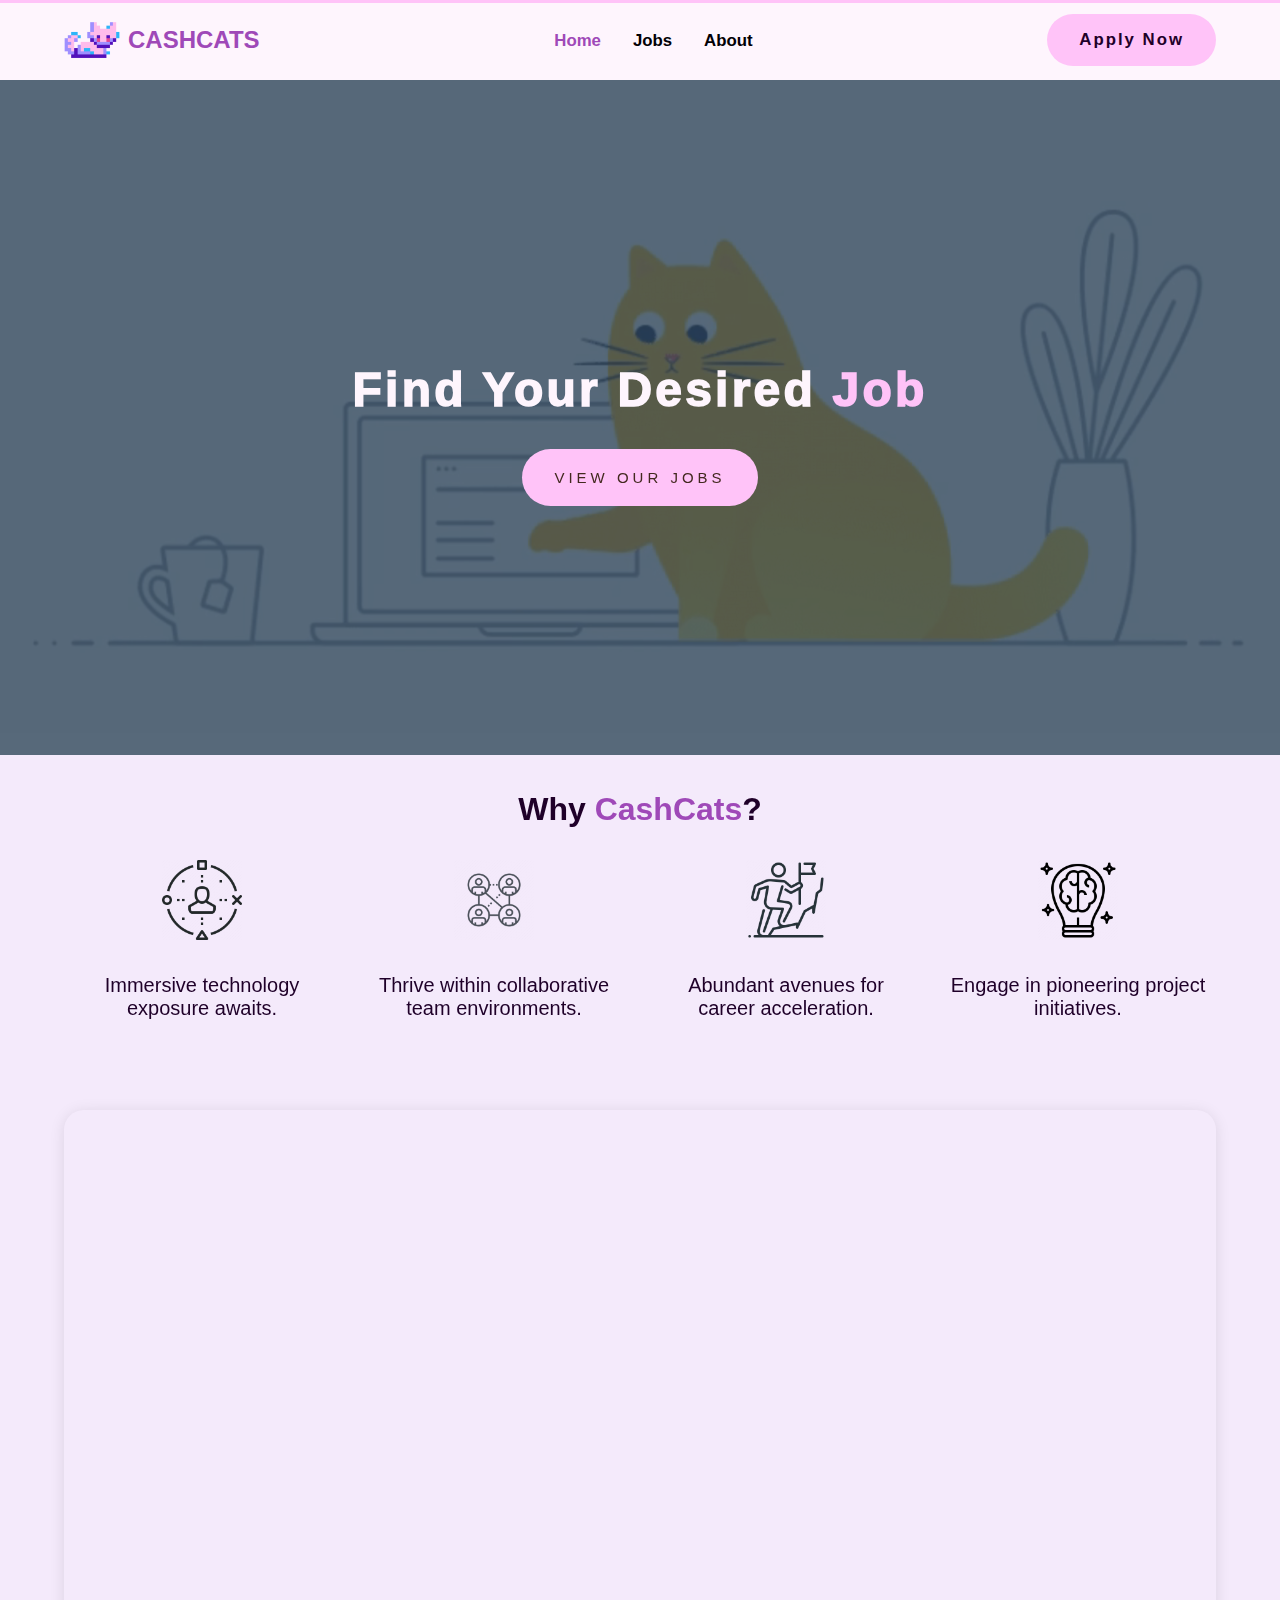
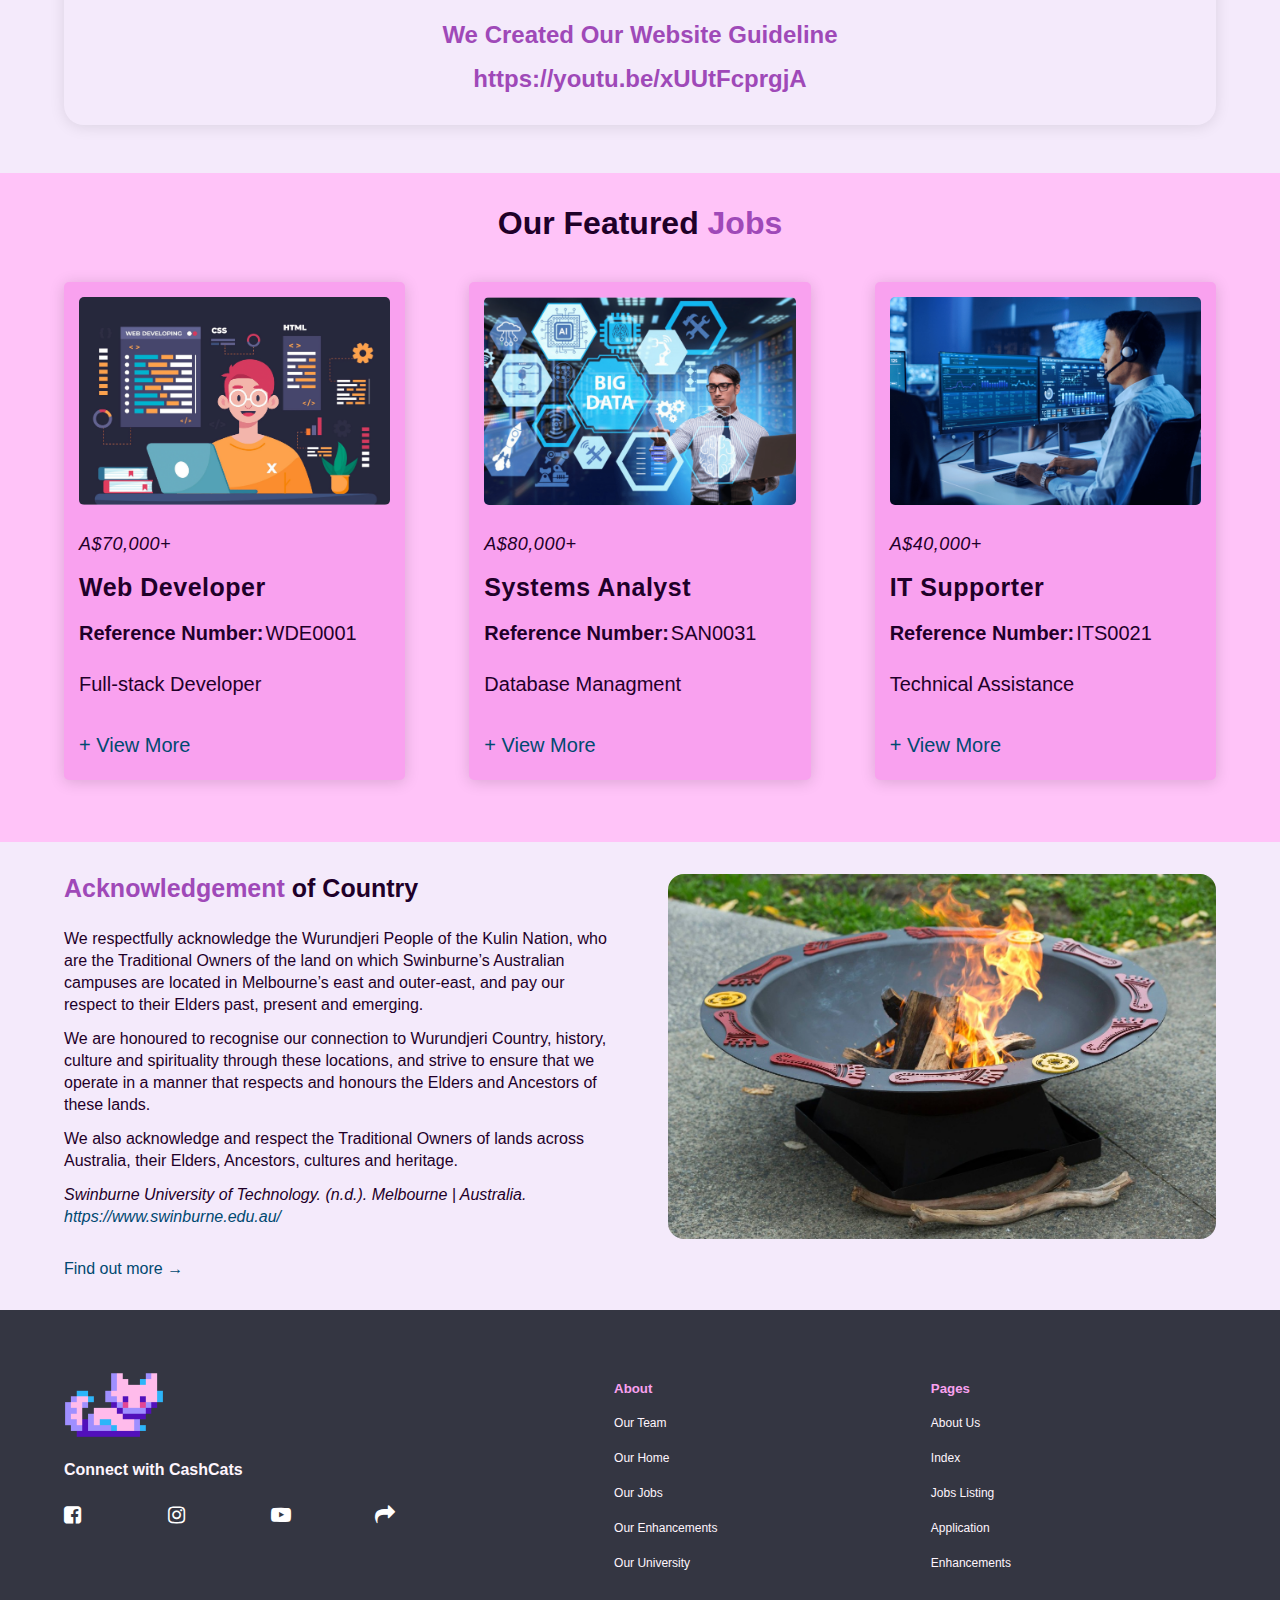
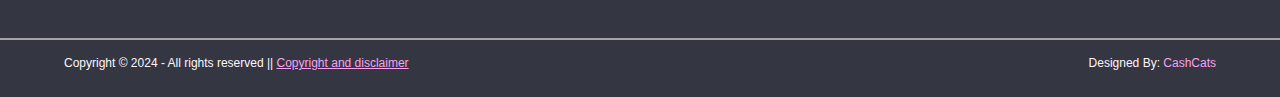
<file: index.html>
<!DOCTYPE html>
<html lang="en">
<head>
    <meta charset="UTF-8">
    <meta name="viewport" content="width=device-width, initial-scale=1.0">
    <meta name="description" content="Home Page">
    <meta name="keyword" content="home, index">
    <meta name="author" content="Anh Phan">
    <link rel="stylesheet" href="style.css">
    <link rel="stylesheet" href="https://cdnjs.cloudflare.com/ajax/libs/font-awesome/4.7.0/css/font-awesome.min.css">
    <link rel="icon" type="image/png" href="images/web-icon.png">
    <title>Home Page</title>
</head>

<body>

<!-- Nav Bar -->
<header>
    <a href="index.html" class="logo"><img src="./images/PixelCat.png" alt="CashCats Logo">CashCats</a>
    
    <input type="checkbox" id="menu-bar">
    <label for="menu-bar" class="nav-icons">
        <i class="fa" id="menu-icon">&#xf0c9;</i>
        <i class="fa" id="close-icon">&#xf00d;</i>
    </label>
    
    <nav>
        <ul class="nav-list">
            <li><a href="index.html" class="active">Home</a></li>
            <li><a href="jobs.html">Jobs</a></li>
            <li><a href="about.html">About</a></li>
            <li><a href="enhancements.html">Enhancements</a></li>
            <li><a href="application.html" class="hidden">Apply Now</a></li>
        </ul>
    </nav>

    <a href="application.html" class="action-btn">Apply Now</a>
</header>

<!-- Banner -->
<article class="main-banner">
    <video autoplay muted loop id="bg-video">
        <source src="./images/programmer cat.mp4" type="video/mp4" />
    </video>

    <section class="video-overlay">
        <div class="caption">
            <h2>Find your desired <em>Job</em></h2>
            <section class="main-button">
                <a href="jobs.html">View Our Jobs</a>
            </section>
        </section>
    </section>
</article>

<!-- Content -->
<article class="main-content">
    <section class="head-content">
        <h2 class="text-center">Why <em>CashCats</em>?</h2>
    </section>
    <section class="content-box">
        <section class="content-1">
            <img src="images/con-1.png" alt="Technology">
            <p>Immersive technology exposure awaits.</p>
        </section>
        <section class="content-2">
            <img src="images/con-2.png" alt="Collaborative">
            <p>Thrive within collaborative team environments.</p>
        </section>
        <section class="content-2">
            <img src="images/con-3.png" alt="Acceleration">
            <p>Abundant avenues for career acceleration.</p>
        </section>
        <section class="content-2">
            <img src="images/con-4.png" alt="Initiatives">
            <p>Engage in pioneering project initiatives.</p>
        </section>
    </section>
</article>

<article class="main-video">
    <section class="large-video">
       <iframe width="560" height="315" src="https://www.youtube.com/embed/xUUtFcprgjA" title="YouTube video player" 
            frameborder="0" allow="accelerometer; autoplay; clipboard-write; encrypted-media; gyroscope;
                picture-in-picture; web-share" allowfullscreen>
        </iframe>
       <h3 class="video-title"><a href="https://youtu.be/xUUtFcprgjA">We Created Our Website Guideline</a></h3>
       <h3 class="video-title"><a href="https://youtu.be/xUUtFcprgjA">https://youtu.be/xUUtFcprgjA</a></h3>
    </section>
</article>

<!-- Feature Jobs -->
<article class="jobs-section">
    <section class="section-heading">
        <h2 class="text-center">Our Featured <em>Jobs</em></h2>
    </section>
    <section class="section-content">
        <section class="jobs-demo">
            <img src="images/jobs-demo-1.png" alt="IT1">
            <span><em>A$70,000+</em></span>
            <h4>Web Developer</h4>
            <p><strong>Reference Number:</strong> WDE0001</p>
            <p>Full-stack Developer</p>
            <ul class="social-icons">
                <li><a href="jobs.html">+ View More</a></li>
            </ul>
        </section>
        <section class="jobs-demo">
            <img src="images/jobs-demo-2.png" alt="IT2">
            <span><em>A$80,000+</em></span>
            <h4>Systems Analyst</h4>
            <p><strong>Reference Number:</strong> SAN0031</p>
            <p>Database Managment</p>            
            <ul class="social-icons">
                <li><a href="jobs.html">+ View More</a></li>
            </ul>
        </section>
        <section class="jobs-demo">
            <img src="images/jobs-demo-3.png" alt="IT3">
            <span><em>A$40,000+</em></span>
            <h4>IT Supporter</h4>
            <p><strong>Reference Number:</strong> ITS0021</p>
            <p>Technical Assistance</p>            
            <ul class="social-icons">
                <li><a href="jobs.html">+ View More</a></li>
            </ul>
        </section>
    </section>
</article>

<!-- Country -->
<article class="country-section">
    <section class="country-heading">
        <section class="country-content">
            <h2><em>Acknowledgement</em> of Country</h2>
            <p>
                We respectfully acknowledge the Wurundjeri People of the Kulin Nation, who are the Traditional 
                Owners of the land on which Swinburne’s Australian campuses are located in Melbourne’s east 
                and outer-east, and pay our respect to their Elders past, present and emerging.
            </p>
            <p>
                We are honoured to recognise our connection to Wurundjeri Country, history, culture and 
                spirituality through these locations, and strive to ensure that we operate in a manner 
                that respects and honours the Elders and Ancestors of these lands.
            </p>
            <p>
                We also acknowledge and respect the Traditional Owners of lands across Australia, 
                their Elders, Ancestors, cultures and heritage.
            </p>
            <p><em>Swinburne University of Technology. (n.d.). Melbourne | Australia. <a href="https://www.swinburne.edu.au/">https://www.swinburne.edu.au/</a></em></p>
        </section>
        <a href="https://www.swinburne.edu.au/about/strategy-initiatives/moondani-toombadool-centre/">Find out more    →</a>
    </section>
    <section class="country-picture">
        <img src="images/acknowledgement-to-country.jpg" alt="">
    </section>
</article>

<!-- Footer -->
<footer>
    <article class="footer-container">
        <section class="foot-brand">
            <section class="foot-logo">
                <img src="images/PixelCat.png" alt="CashCats">
            </section>
            <section class="foot-logo-content">
                <p>Connect with CashCats</p>
                <ul>
                    <li><a href="https://www.facebook.com/chippi1902"><i class="fa">&#xf082;</i></a></li>
                    <li><a href="https://www.instagram.com/anh.phann_/"><i class="fa">&#xf16d;</i></a></li>
                    <li><a href="https://www.youtube.com/channel/UCBStF1-Hno4O2bdqgv-Ym_Q"><i class="fa">&#xf16a;</i></a></li>
                    <li><a href="mailto:104522443@student.swin.edu.au"><i class="fa">&#xf064;</i></a></li>
                </ul>
            </section>
        </section>

        <section class="foot-contact">
            <section class="foot-contact-content foot-hidden">
                <h5><a href="#">About</a></h5>
                <ul>
                    <li><a href="about.html">Our Team</a></li>
                    <li><a href="index.html">Our Home</a></li>
                    <li><a href="jobs.html">Our Jobs</a></li>
                    <li><a href="enhancement.html">Our Enhancements</a></li>
                    <li><a href="https://www.swinburne.edu.au/about/our-university/">Our University</a></li>
                </ul>
            </section>
            <section class="foot-contact-content">
                <h5><a href="#">Pages</a></h5>
                <ul>
                    <li><a href="about.html">About Us</a></li>
                    <li><a href="index.html">Index</a></li>
                    <li><a href="jobs.html">Jobs Listing</a></li>
                    <li><a href="application.html">Application</a></li>
                    <li><a href="enhancement.html">Enhancements</a></li>
                </ul>
            </section>
        </section>

    </article>
    <section class="final-footer">
        <span>Copyright © 2024 
            <span class="foot-hidden"> - All rights reserved || <a href="https://www.swinburne.edu.au/copyright-disclaimer/">Copyright and disclaimer</a></span>
        </span>
        <span>Designed By: <a href="mailto:102522443@student.swin.edu.au" class="mail">CashCats</a></span>
    </section>
</footer>

</body>

</html>
</file>
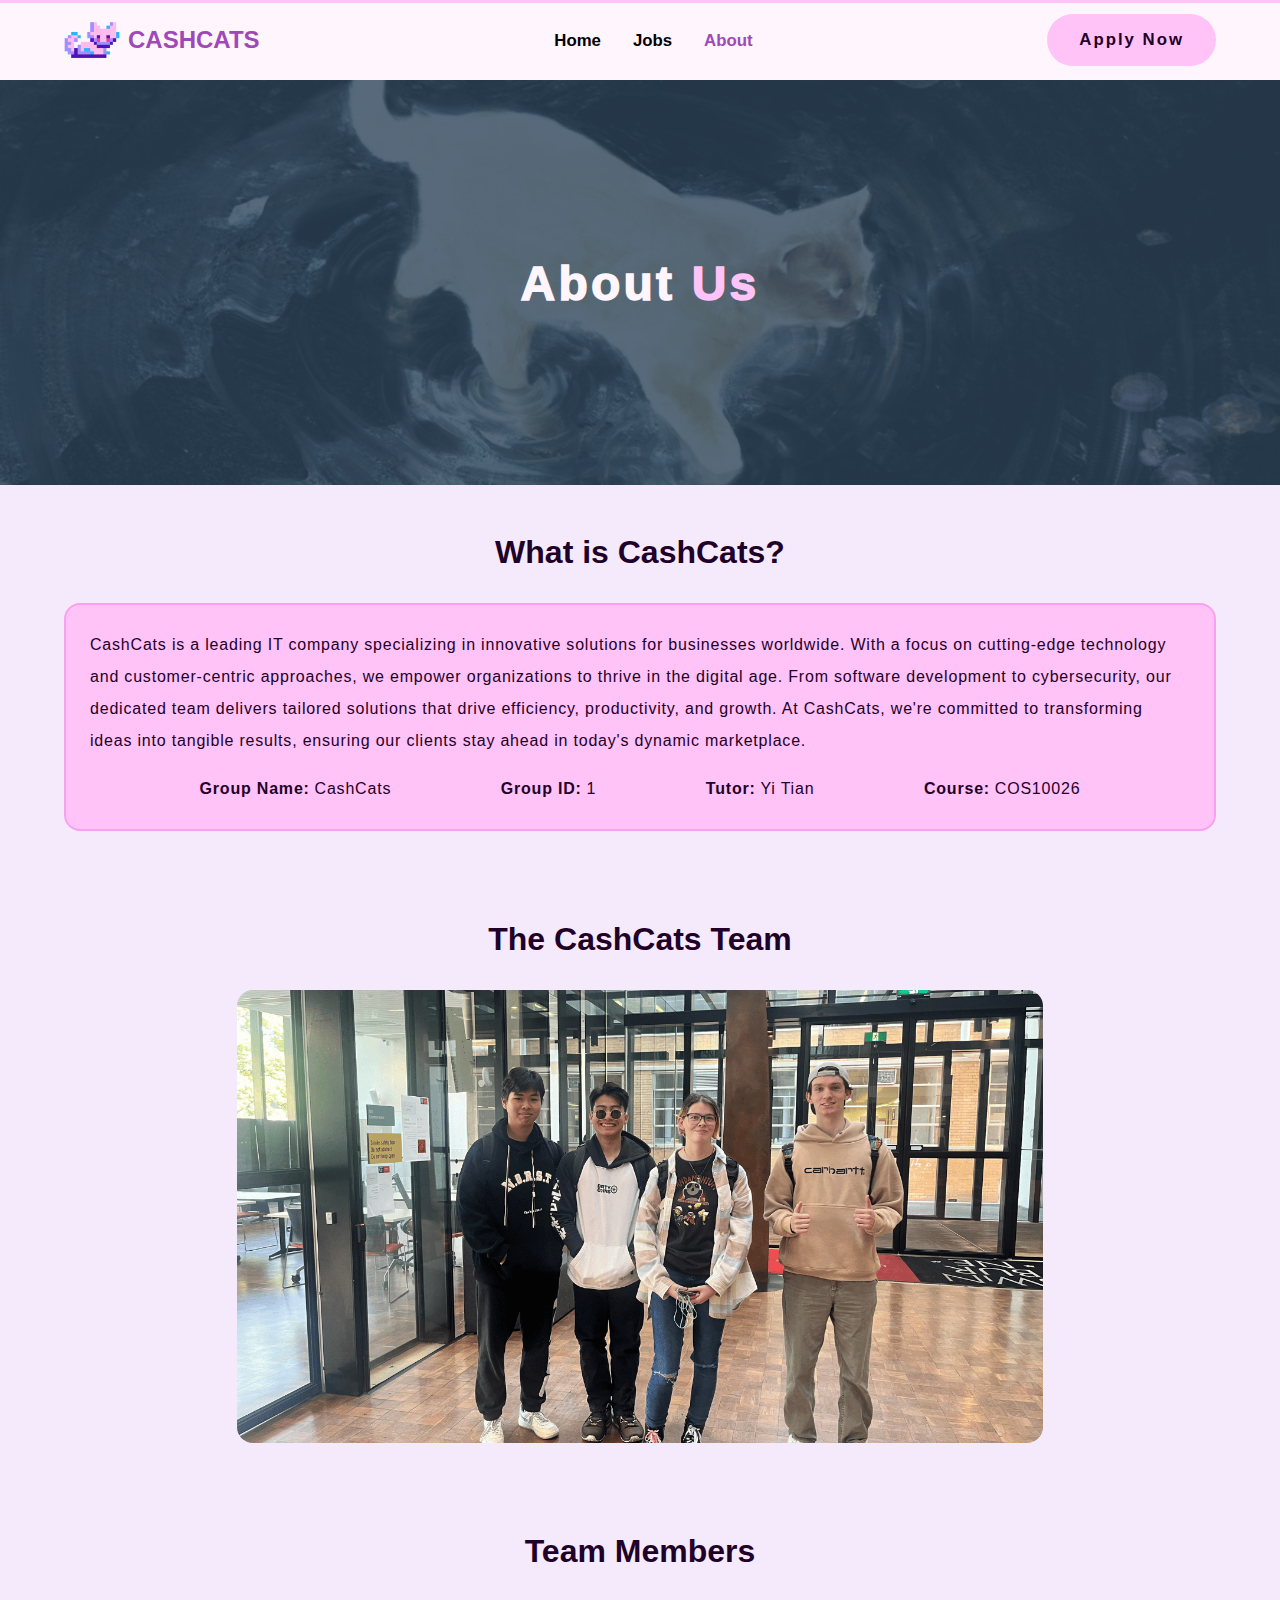
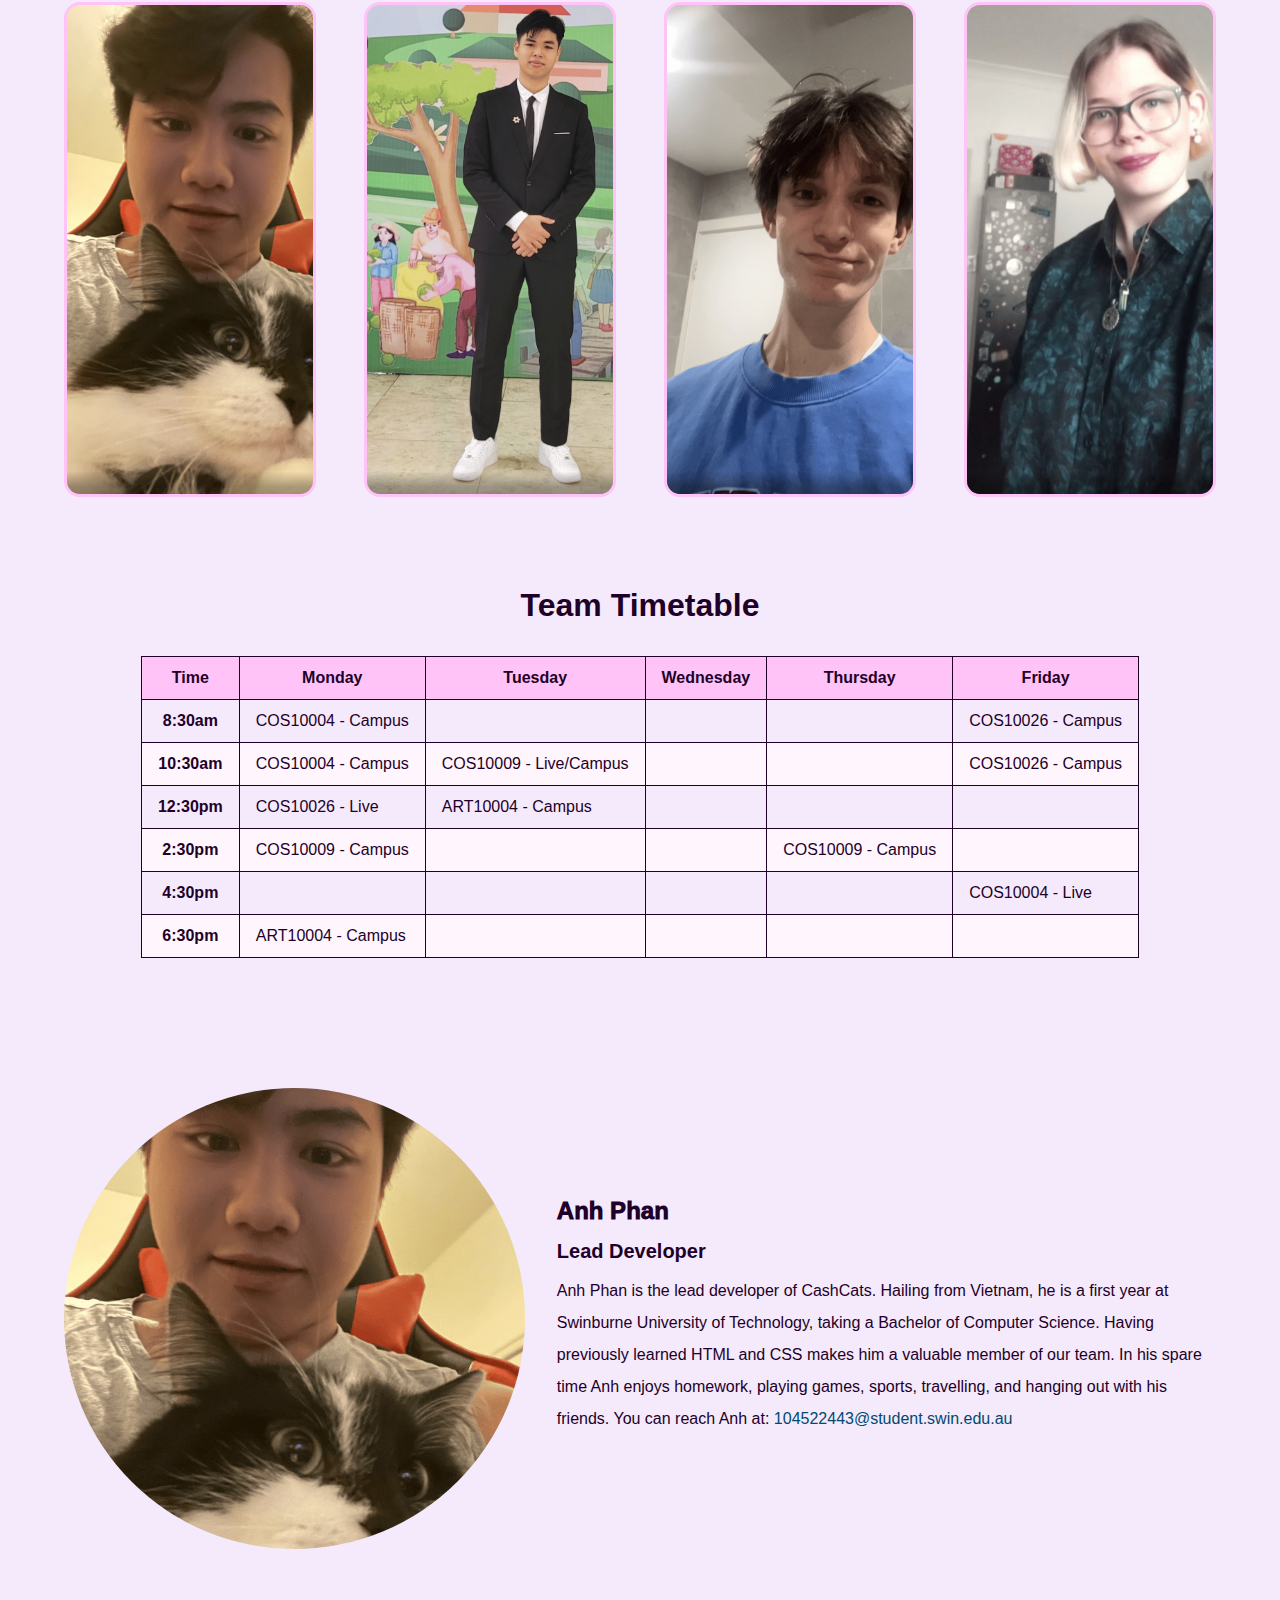
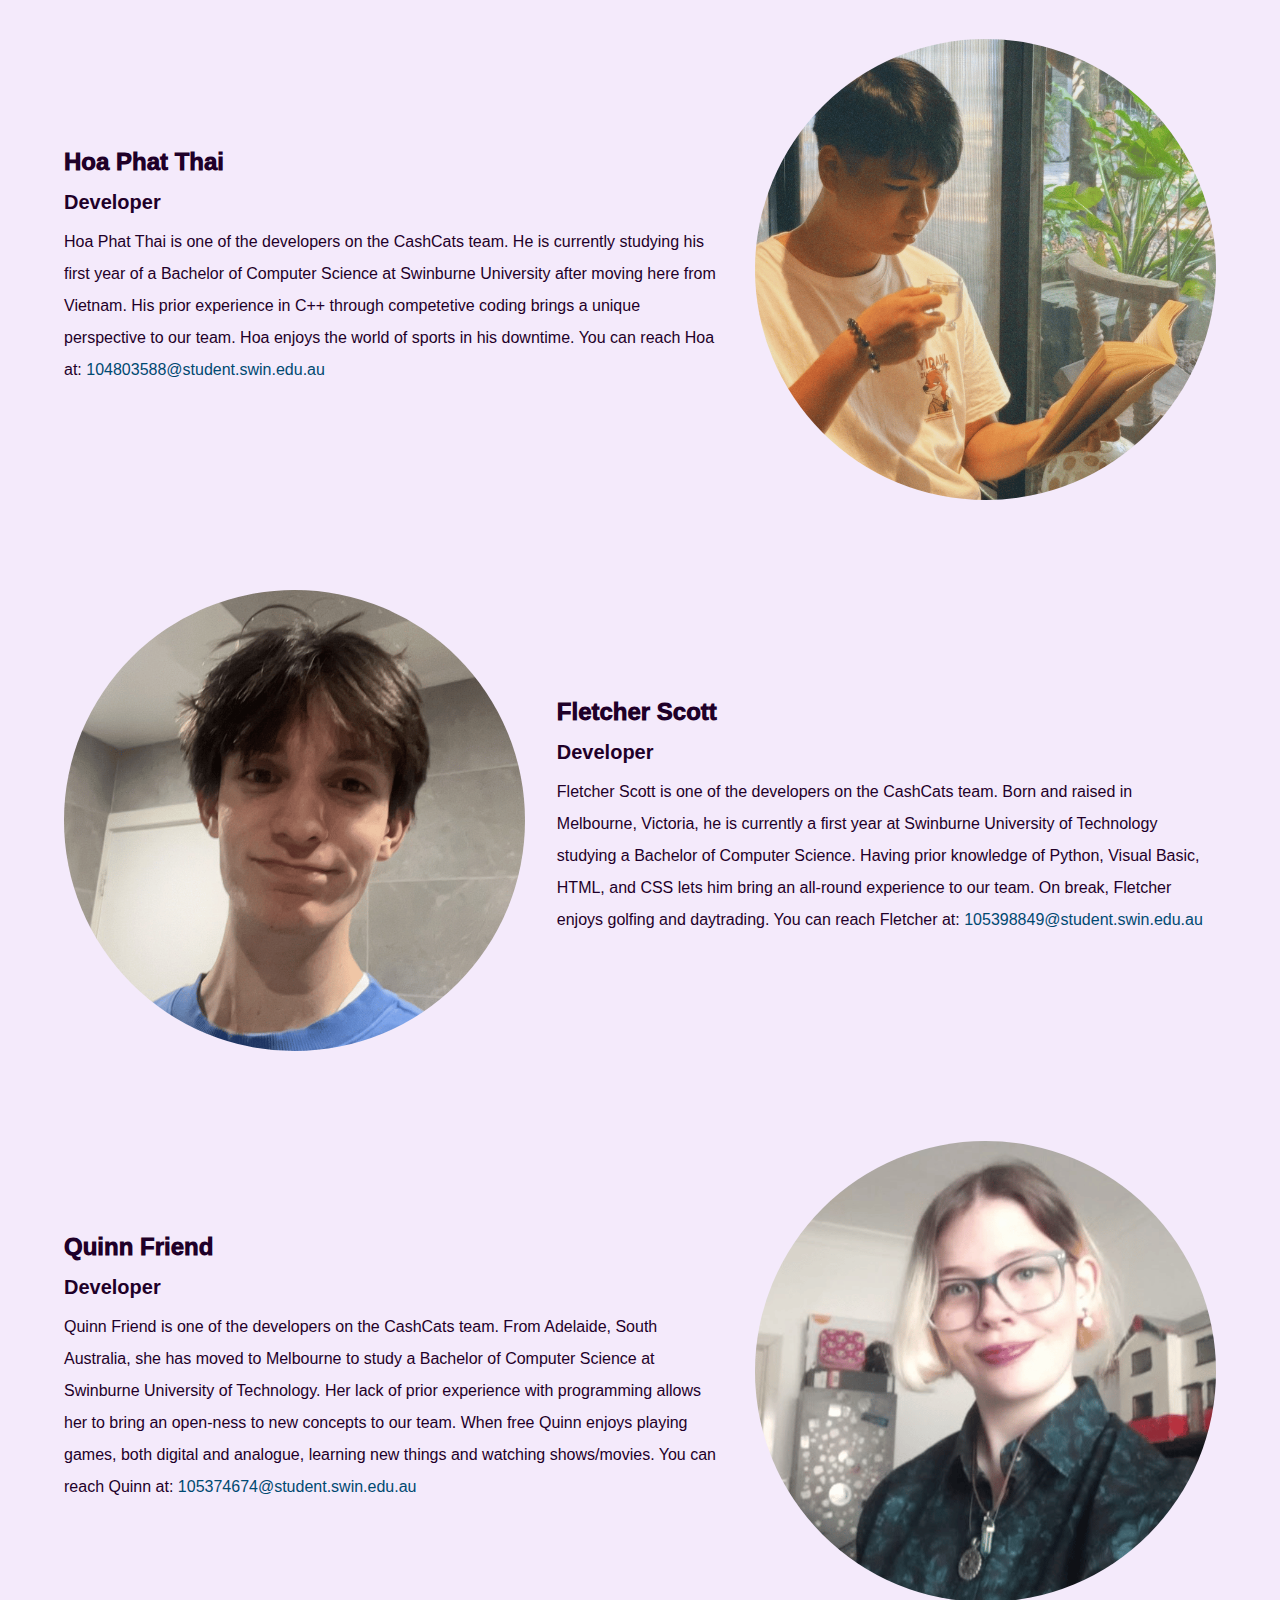
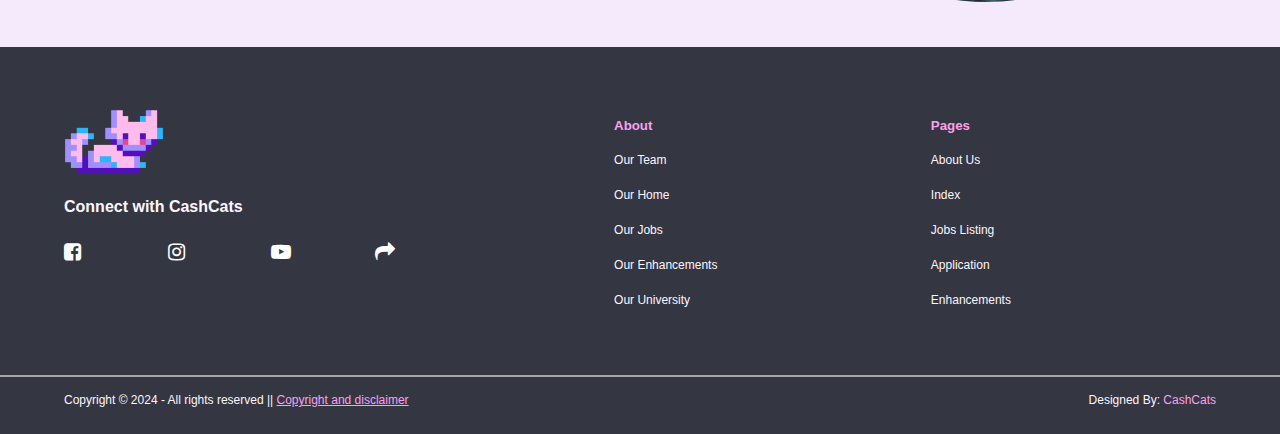
<file: about.html>
<!DOCTYPE html>
<html lang="en">
<head>
    <meta charset="UTF-8">
    <meta name="viewport" content="width=device-width, initial-scale=1.0">
    <meta name="description" content="About Us Page">
    <meta name="keyword" content="About Us, About">
    <meta name="author" content="Quinn Friend">
    <link rel="stylesheet" href="style.css">
    <link rel="stylesheet" href="https://cdnjs.cloudflare.com/ajax/libs/font-awesome/4.7.0/css/font-awesome.min.css">
    <link rel="icon" type="image/png" href="images/web-icon.png">
    <title>About Us</title>
</head>
<body>
<!-- NAV BAR -->
<header>
    <a href="index.html" class="logo"><img src="./images/PixelCat.png" alt="CashCats Logo">CashCats</a>
    
    <input type="checkbox" id="menu-bar">
    <label for="menu-bar" class="nav-icons">
        <i class="fa" id="menu-icon">&#xf0c9;</i>
        <i class="fa" id="close-icon">&#xf00d;</i>
    </label>
    
    <nav>
        <ul class="nav-list">
            <li><a href="index.html">Home</a></li>
            <li><a href="jobs.html">Jobs</a></li>
            <li><a href="about.html" class="active">About</a></li>
            <li><a href="enhancements.html">Enhancements</a></li>
            <li><a href="application.html" class="hidden">Apply Now</a></li>
        </ul>
    </nav>

    <a href="application.html" class="action-btn">Apply Now</a>
</header>

<!-- NOT HOME BANNER -->
<section class="main-banner">
    <img src="./images/cat-bg.png" alt="" id="banner-bg">
            
        <section class="banner-overlay">
            <section class="caption">
                <h2>About <em>Us</em></h2>
            </section>
        </section>
    </section>

<!-- ABOUT US -->
<article class="team-des">
    <h1 class="text-center">What is CashCats?</h1>
    
    <section class="about-list">
        <p>
            CashCats is a leading IT company specializing in innovative solutions for businesses 
            worldwide. With a focus on cutting-edge technology and customer-centric approaches, 
            we empower organizations to thrive in the digital age. From software development to 
            cybersecurity, our dedicated team delivers tailored solutions that drive efficiency, 
            productivity, and growth. At CashCats, we're committed to transforming ideas into 
            tangible results, ensuring our clients stay ahead in today's dynamic marketplace.
        </p>

        <dl>
            <section>
                <dt>Group Name: </dt>
                <dd>CashCats</dd>
            </section>
            <section>
                <dt>Group ID: </dt>
                <dd>1</dd>
            </section>
            <section>
                <dt>Tutor: </dt>
                <dd>Yi Tian</dd>
            </section>
            <section>
                <dt>Course: </dt>
                <dd>COS10026</dd>
            </section>
        </dl>
    </section>
</article>

<article class="team-des">
    <h1 class="text-center">The CashCats Team</h1>
    <section class="team-picture">
        <img src="./images/Group.png" alt="Group Photo">
    </section>
</article>

<article class="team-des">
    <h1 class="text-center">Team Members</h1>
    <article class="photo-case">
        <a href="#AnhPhan" class="photo">
            <section class="photo-card">
                <h2 class="photo-title">Anh Phan</h2>
                <p class="photo-des">Lead developer</p>
            </section>
        </a>

        <a href="#HoaThaiPhat" class="photo">
            <section class="photo-card">
                <h2 class="photo-title">Hoa Thai Phat</h2>
                <p class="photo-des">Developer</p>
            </section>
        </a>

        <a href="#FletcherScott" class="photo">
            <section class="photo-card">
                <h2 class="photo-title">Fletcher Scott</h2>
                <p class="photo-des">Developer</p>
            </section>
        </a>

        <a href="#QuinnFriend" class="photo">
            <section class="photo-card">
                <h2 class="photo-title">Quinn Friend</h2>
                <p class="photo-des">Developer</p>
            </section>
        </a>
    </article>
</article>

<article class="team-des">
    <h1 class="text-center">Team Timetable</h1>
    <section class="team-schedule">
        <table>
            <thead>
                <tr>
                    <th>Time</th>
                    <th>Monday</th>
                    <th>Tuesday</th>
                    <th>Wednesday</th>
                    <th>Thursday</th>
                    <th>Friday</th>
                </tr>
            </thead>
            <tbody>
                <tr>
                    <th scope="row">8:30am</th>
                    <td>COS10004 - Campus</td>
                    <td></td>
                    <td></td>
                    <td></td>
                    <td>COS10026 - Campus</td>
                </tr>
                <tr class="tb-con">
                    <th scope="row">10:30am</th>
                    <td>COS10004 - Campus</td>
                    <td>COS10009 - Live/Campus</td>
                    <td></td>
                    <td></td>
                    <td>COS10026 - Campus</td>
                </tr>
                <tr>
                    <th scope="row">12:30pm</th>
                    <td>COS10026 - Live</td>
                    <td>ART10004 - Campus</td>
                    <td></td>
                    <td></td>
                    <td></td>
                </tr>
                <tr class="tb-con">
                    <th scope="row">2:30pm</th>
                    <td>COS10009 - Campus</td>
                    <td></td>
                    <td></td>
                    <td>COS10009 - Campus</td>
                    <td></td>
                </tr>
                <tr>
                    <th scope="row">4:30pm</th>
                    <td></td>
                    <td></td>
                    <td></td>
                    <td></td>
                    <td>COS10004 - Live</td>
                </tr>
                <tr class="tb-con">
                    <th scope="row">6:30pm</th>
                    <td>ART10004 - Campus</td>
                    <td></td>
                    <td></td>
                    <td></td>
                    <td></td>
                </tr>
            </tbody>
        </table>
    </section>
</article>

<article class="about_wrapper" id="AnhPhan">
    <img src="./images/AnhPhan.png" alt="Photo of Anh Phan">
    <section class="about_text">
        <dl>
            <dt>Anh Phan</dt>
            <dd>Lead Developer</dd>
            <p>Anh Phan is the lead developer of CashCats. Hailing from Vietnam, he is a first year at Swinburne University of Technology, taking a Bachelor of Computer Science.
                Having previously learned HTML and CSS makes him a valuable member of our team. In his spare time Anh enjoys homework, playing games, sports, travelling, and hanging out with his friends. You can reach Anh at:
                <a href="mailto:104522443@student.swin.edu.au">104522443@student.swin.edu.au</a>
            </p>
        </dl>
    </section>
</article>

<article class="about_wrapper right" id="HoaThaiPhat">
    <img src="./images/ThaiPhat.png" alt="Photo of Hoa Thai Phat">
    <section class="about_text">
        <dl>
            <dt>Hoa Phat Thai</dt>
            <dd>Developer</dd>
            <p>Hoa Phat Thai is one of the developers on the CashCats team. He is currently studying his first year of a Bachelor of Computer Science at Swinburne University after moving here from Vietnam.
                His prior experience in C++ through competetive coding brings a unique perspective to our team. Hoa enjoys the world of sports in his downtime. You can reach Hoa at:
                <a href="mailto:104803588@student.swin.edu.au">104803588@student.swin.edu.au</a>
            </p>
        </dl>
    </section>
</article>

<article class="about_wrapper" id="FletcherScott">
    <img src="./images/FletcherScott.png" alt="Photo of Fletcher Scott">
    <section class="about_text">
        <dl>
            <dt>Fletcher Scott</dt>
            <dd>Developer</dd>
            <p>Fletcher Scott is one of the developers on the CashCats team. Born and raised in Melbourne, Victoria, he is currently a first year at Swinburne University of Technology studying a Bachelor of Computer Science.
                Having prior knowledge of Python, Visual Basic, HTML, and CSS lets him bring an all-round experience to our team. On break, Fletcher enjoys golfing and daytrading. You can reach Fletcher at:
                <a href="mailto:105398849@student.swin.edu.au">105398849@student.swin.edu.au</a>
            </p>
        </dl>
    </section>
</article>

<article class="about_wrapper right" id="QuinnFriend">
    <img src="./images/QuinnFriend.png" alt="Photo of Quinn Friend">
    <section class="about_text">
        <dl>
            <dt>Quinn Friend</dt>
            <dd>Developer</dd>
            <p>Quinn Friend is one of the developers on the CashCats team. From Adelaide, South Australia, she has moved to Melbourne to study a Bachelor of Computer Science at Swinburne University of Technology.
                Her lack of prior experience with programming allows her to bring an open-ness to new concepts to our team. When free Quinn enjoys playing games, both digital and analogue, learning new things and watching shows/movies. You can reach Quinn at:
                <a href="mailto:105374674@student.swin.edu.au">105374674@student.swin.edu.au</a>
            </p>
        </dl>
    </section>
</article>

<!-- Footer -->
<footer>
    <article class="footer-container">
        <section class="foot-brand">
            <section class="foot-logo">
                <img src="images/PixelCat.png" alt="CashCats">
            </section>
            <section class="foot-logo-content">
                <p>Connect with CashCats</p>
                <ul>
                    <li><a href="https://www.facebook.com/chippi1902"><i class="fa">&#xf082;</i></a></li>
                    <li><a href="https://www.instagram.com/anh.phann_/"><i class="fa">&#xf16d;</i></a></li>
                    <li><a href="https://www.youtube.com/channel/UCBStF1-Hno4O2bdqgv-Ym_Q"><i class="fa">&#xf16a;</i></a></li>
                    <li><a href="mailto:104522443@student.swin.edu.au"><i class="fa">&#xf064;</i></a></li>
                </ul>
            </section>
        </section>

        <section class="foot-contact">
            <section class="foot-contact-content foot-hidden">
                <h5><a href="#">About</a></h5>
                <ul>
                    <li><a href="about.html">Our Team</a></li>
                    <li><a href="index.html">Our Home</a></li>
                    <li><a href="jobs.html">Our Jobs</a></li>
                    <li><a href="enhancement.html">Our Enhancements</a></li>
                    <li><a href="https://www.swinburne.edu.au/about/our-university/">Our University</a></li>
                </ul>
            </section>
            <section class="foot-contact-content">
                <h5><a href="#">Pages</a></h5>
                <ul>
                    <li><a href="about.html">About Us</a></li>
                    <li><a href="index.html">Index</a></li>
                    <li><a href="jobs.html">Jobs Listing</a></li>
                    <li><a href="application.html">Application</a></li>
                    <li><a href="enhancement.html">Enhancements</a></li>
                </ul>
            </section>
        </section>

    </article>
    <section class="final-footer">
        <span>Copyright © 2024 
            <span class="foot-hidden"> - All rights reserved || <a href="https://www.swinburne.edu.au/copyright-disclaimer/">Copyright and disclaimer</a></span>
        </span>
        <span>Designed By: <a href="mailto:102522443@student.swin.edu.au" class="mail">CashCats</a></span>
    </section>
</footer>

</body>
</html>
</file>
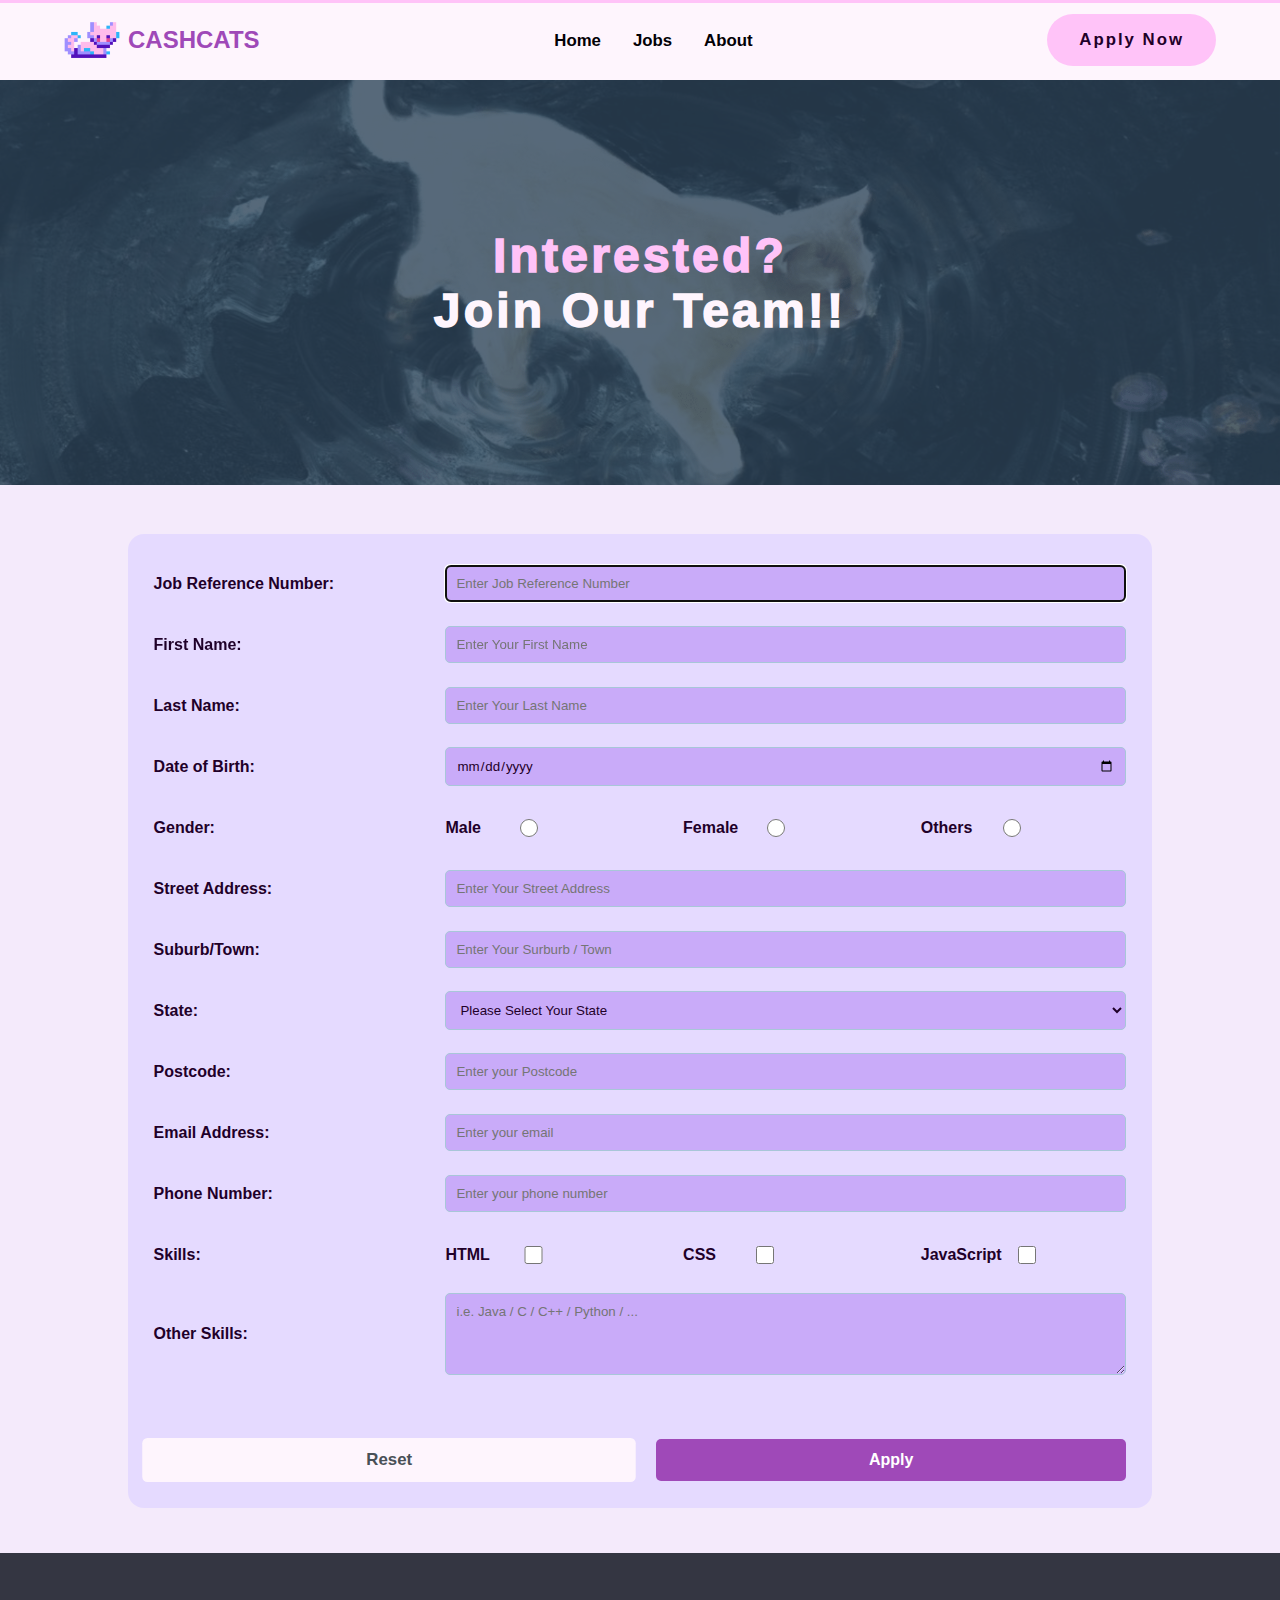
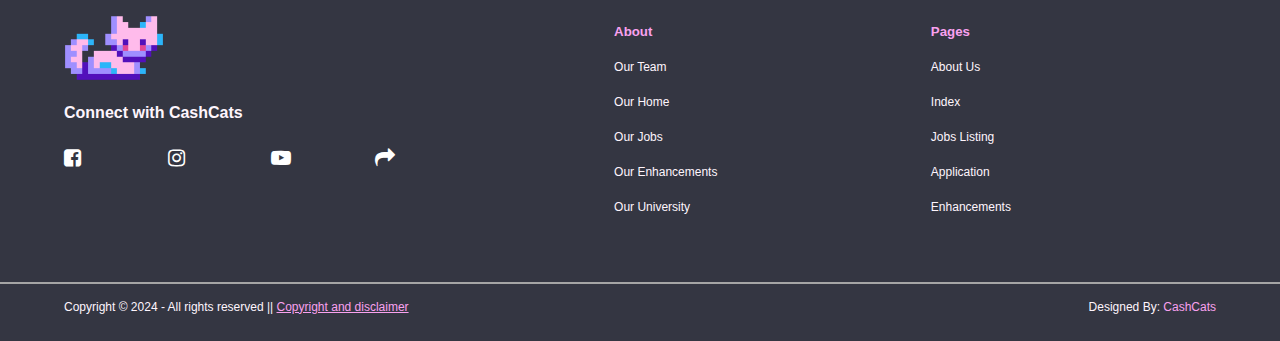
<file: application.html>
<!DOCTYPE html>
<html lang="en">
<head>
    <meta charset="UTF-8">
    <meta name="viewport" content="width=device-width, initial-scale=1.0">
    <meta name="description" content="Application Page">
    <meta name="keyword" content="application, apply">
    <meta name="author" content="Hoa Thai Phat">
    <link rel="stylesheet" href="style.css">
    <link rel="stylesheet" href="https://cdnjs.cloudflare.com/ajax/libs/font-awesome/4.7.0/css/font-awesome.min.css">
    <link rel="icon" type="image/png" href="images/web-icon.png">
    <title>Job Application</title>
</head>

<body>
    
    <!-- NAV BAR -->
    <header>
        <a href="index.html" class="logo"><img src="./images/PixelCat.png" alt="CashCats Logo">CashCats</a>
        
        <input type="checkbox" id="menu-bar">
        <label for="menu-bar" class="nav-icons">
            <i class="fa" id="menu-icon">&#xf0c9;</i>
            <i class="fa" id="close-icon">&#xf00d;</i>
        </label>
        
        <nav>
            <ul class="nav-list">
                <li><a href="index.html">Home</a></li>
                <li><a href="jobs.html">Jobs</a></li>
                <li><a href="about.html">About</a></li>
                <li><a href="enhancements.html">Enhancements</a></li>
                <li><a href="application.html" class="hidden">Apply Now</a></li>
            </ul>
        </nav>
    
        <a href="application.html" class="action-btn">Apply Now</a>
    </header>

  
  <!-- NOT HOME BANNER -->
    <div class="main-banner">
        <img src="./images/cat-bg.png" alt="" id="banner-bg">
            
        <div class="banner-overlay">
            <div class="caption">
                <h2>
                    <em>Interested?</em><br>
                    Join our team!!
                </h2>
            </div>
        </div>
    </div>
  
  <!-- FORM -->
    <form action="https://mercury.swin.edu.au/it000000/formtest.php" class="apply-form" method="post">
        <fieldset class="form-group">
            <label for="job-ref-num">Job Reference Number:</label>
            <input type="text" id="job-ref-num" name="job-ref-num" pattern="[a-zA-Z0-9]{5}"
                placeholder="Enter Job Reference Number" autofocus="1" aria-label="Job Reference Number" require>
        </fieldset>
            
        <fieldset class="form-group">
            <label for="firstName">First Name:</label>
            <input type="text" id="first-name" name="first-name" maxlength="20" 
                placeholder="Enter Your First Name" autofocus="1" aria-label="First Name" required>
        </fieldset>
                
        <fieldset class="form-group">
            <label for="lastName">Last Name:</label> 
            <input type="text" id="last-name" name="last-name" maxlength="20" 
                placeholder="Enter Your Last Name" autofocus="1" aria-label="Last Name" required> 
        </fieldset>

        <fieldset class="form-group">
            <label for="dob">Date of Birth:</label>
            <input type="date" id="dob" name="dob" placeholder="dd/mm/yyyy" pattern="\d{1,2}\/\d{1,2}\/\d{4}" required>
        </fieldset>

        <fieldset class="form-group">
            <label for="gender">Gender:</label>
            <section class="grid-container">
                <label class="grid-body" for="male">Male<input type="radio" name="gender" value="Male" required></label>
                <label class="grid-body" for="female">Female<input type="radio" name="gender" value="Female" required></label>
                <label class="grid-body" for="othes">Others<input type="radio" name="gender" value="Other" required></label>
            </section>
        </fieldset>

        <fieldset class="form-group">
            <label for="address">Street Address:</label>
            <input type="text" id="street-address" name="street-address" maxlength="40"
                placeholder="Enter Your Street Address" autofocus="1" aria-label="Street Address" required> 
        </fieldset>

        <fieldset class="form-group">
            <label for="suburb">Suburb/Town:</label>
            <input type="text" id="suburb" name="suburb" maxlength="40" 
                placeholder="Enter Your Surburb / Town" autofocus="1" aria-label="Surburb/Town" required> 
        </fieldset>
        
        <fieldset class="form-group">
            <label for="state">State:</label>
            <select id="state" name="state" required>
                <option value="">Please Select Your State</option>
                <option value="VIC">VIC</option>
                <option value="NSW">NSW</option>
                <option value="QLD">QLD</option>
                <option value="NT">NT</option>
                <option value="WA">WA</option>
                <option value="SA">SA</option>
                <option value="TAS">TAS</option>
                <option value="ACT">ACT</option>
            </select>
        </fieldset>
        
        <fieldset class="form-group">
            <label for="postcode">Postcode:</label>
            <input type="text" id="postcode" name="postcode" pattern="[0-9]{4}" 
                placeholder="Enter your Postcode" autofocus="1" aria-label="Enter your Postcode" required> 
        </fieldset>
        
        <fieldset class="form-group">
            <label for="email">Email Address:</label>
            <input type="email" id="email" name="email" 
                placeholder="Enter your email" autofocus="1" aria-label="Enter your email" required> 
        </fieldset>
        
        <fieldset class="form-group">
            <label for="phone">Phone Number:</label>
            <input type="tel" id="phone" name="phone" pattern="[0-9\s]{8,12}" 
                placeholder="Enter your phone number" autofocus="1" aria-label="Enter your phone number" required>
        </fieldset>

        <fieldset class="form-group">
            <label for="skills">Skills:</label>
            <section class="grid-container">
                <label class="grid-body" for="HTML">HTML<input type="checkbox" name="skills[]" value="HTML" required></label>
                <label class="grid-body"for="CSS">CSS<input  type="checkbox" name="skills[]" value="CSS" required></label>
                <label class="grid-body" for="JavaScript">JavaScript<input type="checkbox" name="skills[]" value="JavaScript" required></label>
            </section>
        </fieldset>

        <fieldset class="form-group">
            <label for="other-skills">Other Skills:</label>
            <textarea id="other-skills" name="other-skills" placeholder="i.e. Java / C / C++ / Python / ..." rows="4"></textarea>
        </fieldset>

        <section class="apply-button">
            <input type="reset" class="btn" value="Reset">
            <input type="submit" class="btn" value="Apply">
        </section>
    </form>


    <!-- Footer -->
    <footer>
        <article class="footer-container">
            <section class="foot-brand">
                <div class="foot-logo">
                    <img src="images/PixelCat.png" alt="CashCats">
                </div>
                <div class="foot-logo-content">
                    <p>Connect with CashCats</p>
                    <ul>
                        <li><a href="https://www.facebook.com/chippi1902"><i class="fa">&#xf082;</i></a></li>
                        <li><a href="https://www.instagram.com/anh.phann_/"><i class="fa">&#xf16d;</i></a></li>
                        <li><a href="https://www.youtube.com/channel/UCBStF1-Hno4O2bdqgv-Ym_Q"><i class="fa">&#xf16a;</i></a></li>
                        <li><a href="mailto:104522443@student.swin.edu.au"><i class="fa">&#xf064;</i></a></li>
                    </ul>
                </div>
            </section>

            <section class="foot-contact">
                <div class="foot-contact-content foot-hidden">
                    <h5><a href="#">About</a></h5>
                    <ul>
                        <li><a href="about.html">Our Team</a></li>
                        <li><a href="index.html">Our Home</a></li>
                        <li><a href="jobs.html">Our Jobs</a></li>
                        <li><a href="enhancement.html">Our Enhancements</a></li>
                        <li><a href="https://www.swinburne.edu.au/about/our-university/">Our University</a></li>
                    </ul>
                </div>
                <div class="foot-contact-content">
                    <h5><a href="#">Pages</a></h5>
                    <ul>
                        <li><a href="about.html">About Us</a></li>
                        <li><a href="index.html">Index</a></li>
                        <li><a href="jobs.html">Jobs Listing</a></li>
                        <li><a href="application.html">Application</a></li>
                        <li><a href="enhancement.html">Enhancements</a></li>
                    </ul>
                </div>
            </section>

        </article>
        <section class="final-footer">
            <span>Copyright © 2024 
                <span class="foot-hidden"> - All rights reserved || <a href="https://www.swinburne.edu.au/copyright-disclaimer/">Copyright and disclaimer</a></span>
            </span>
            <span>Designed By: <a href="mailto:102522443@student.swin.edu.au" class="mail">CashCats</a></span>
        </section>
    </footer>
</body>
</html>
</file>
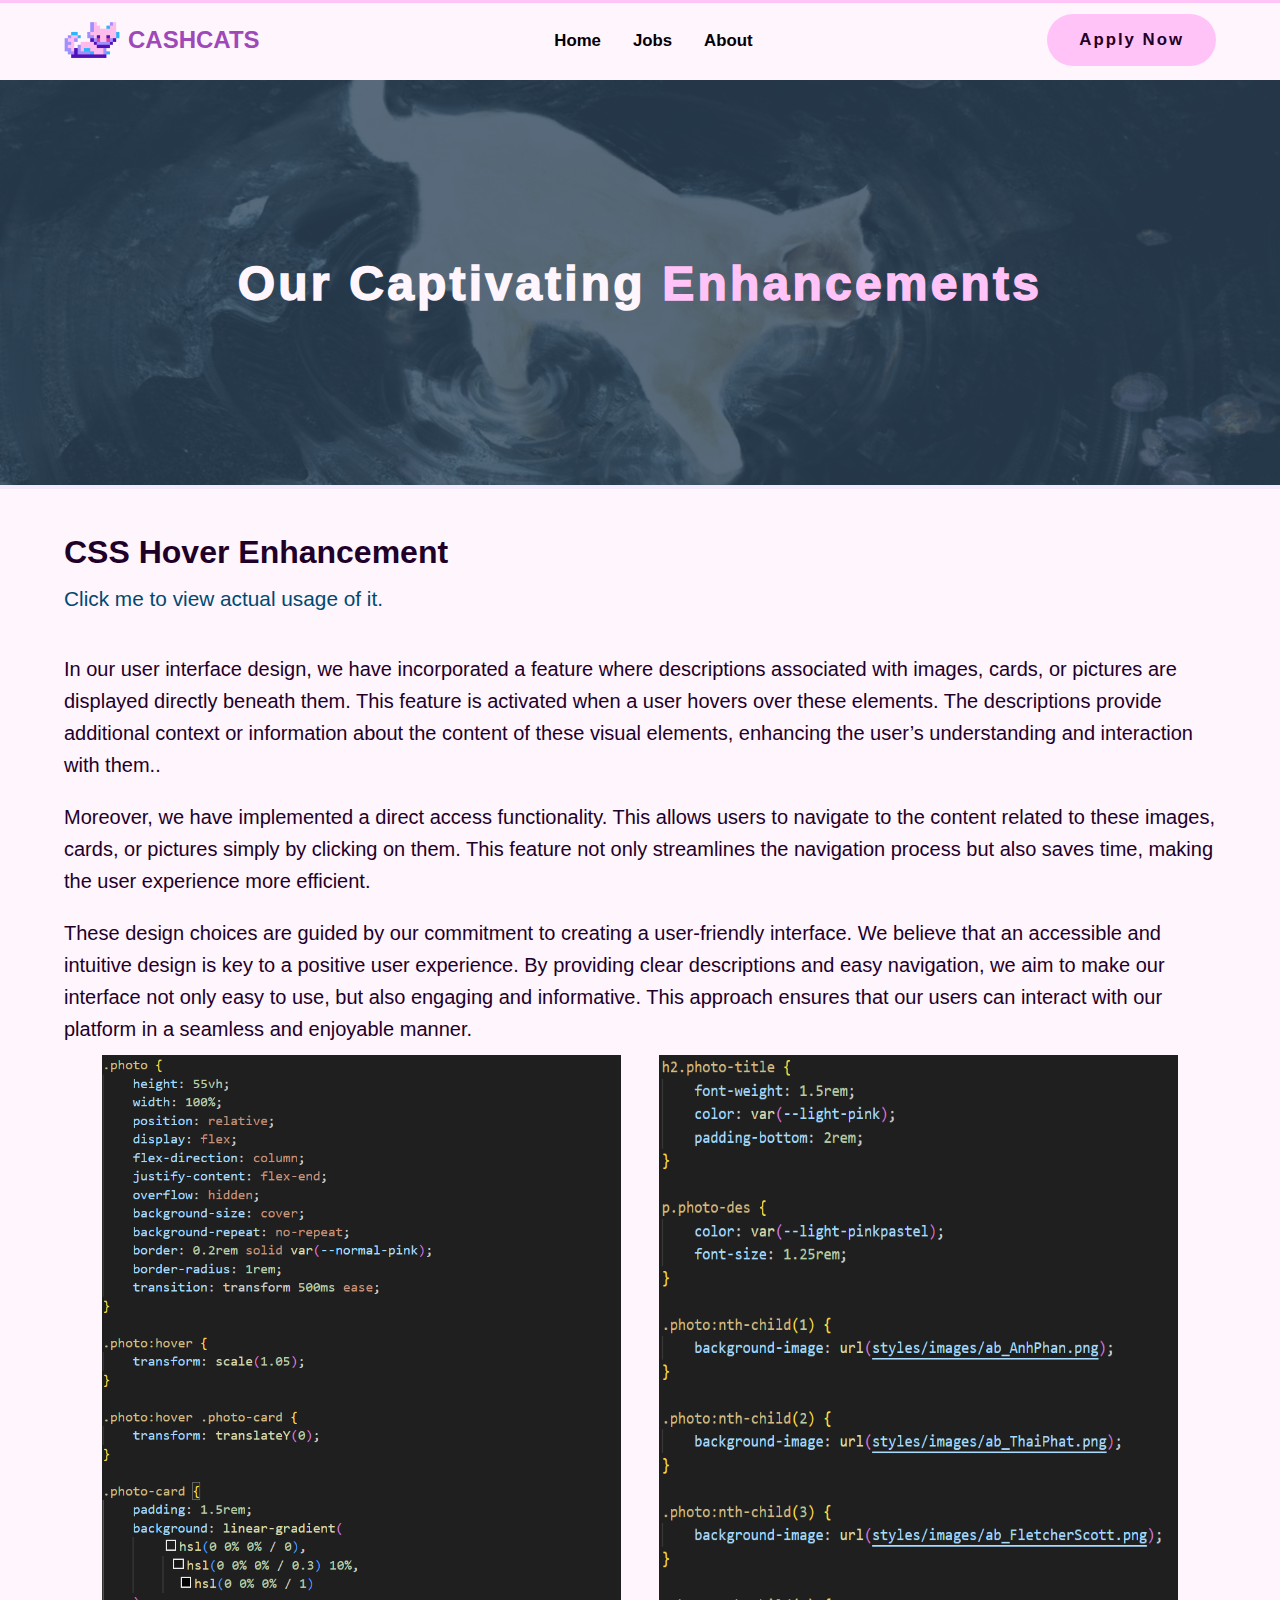
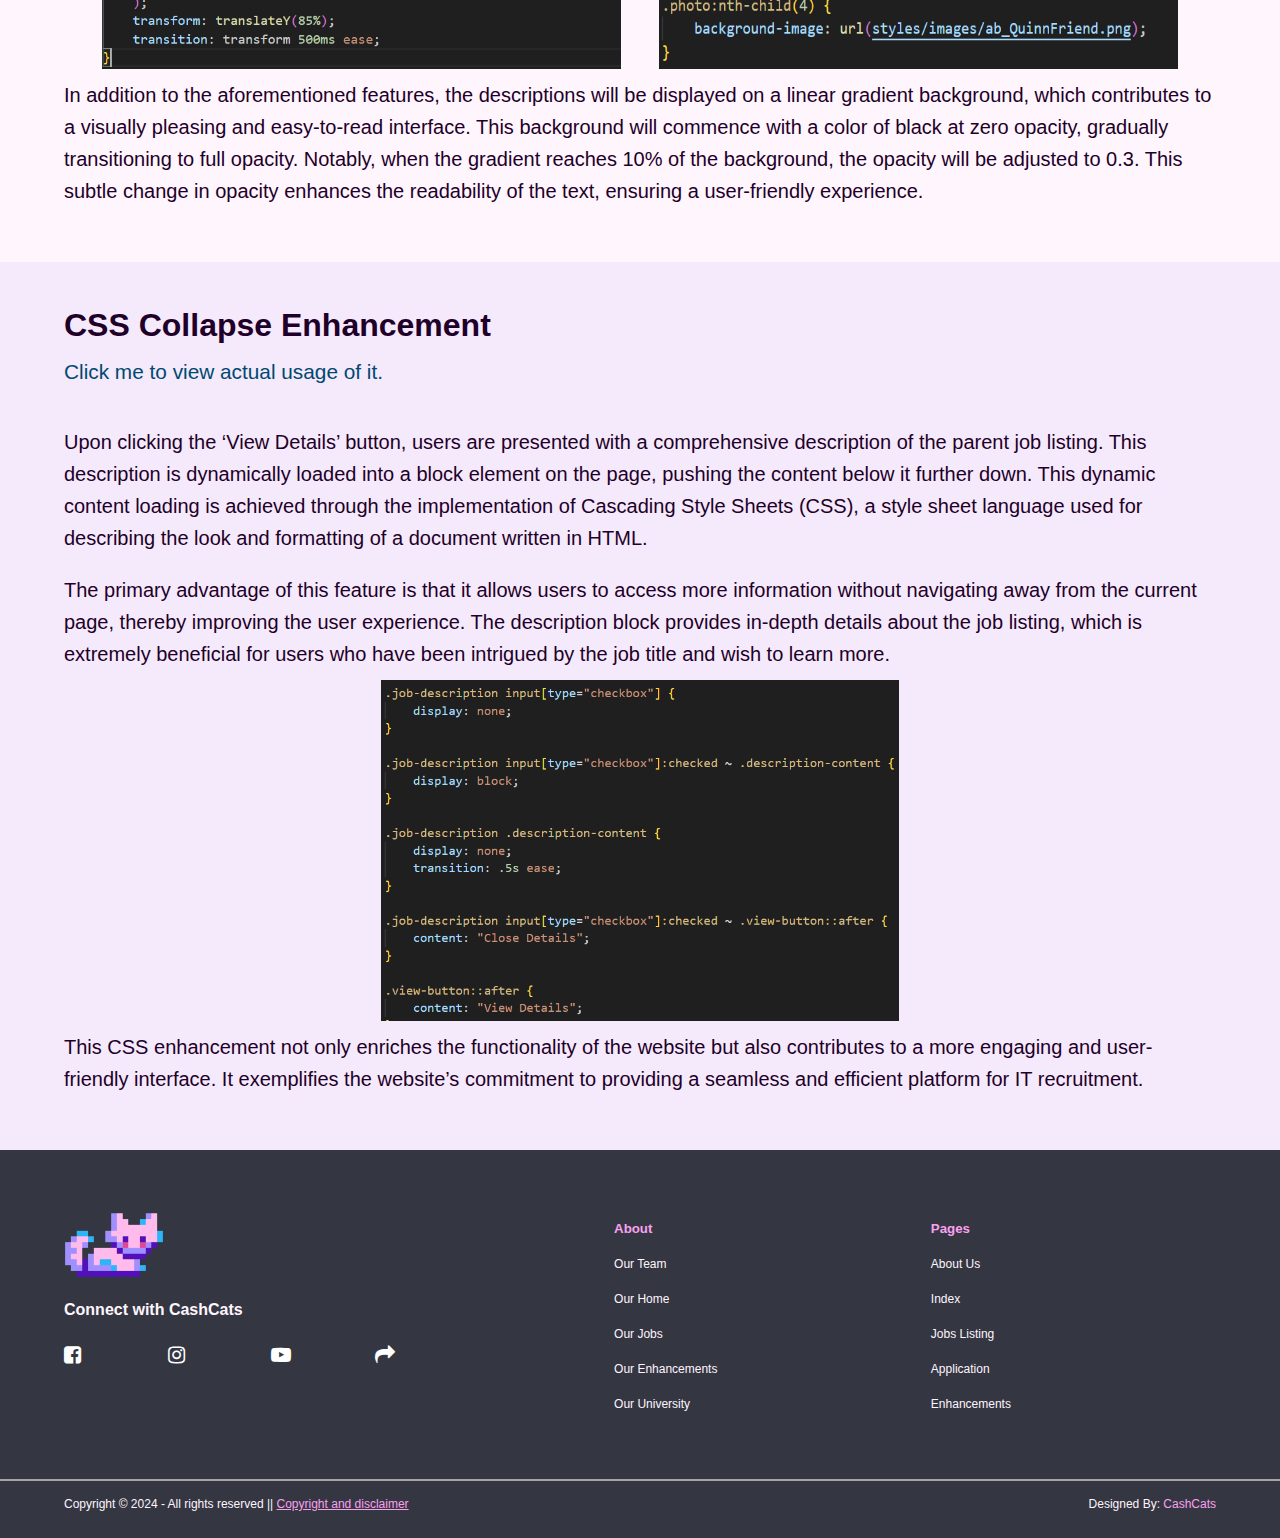
<file: enhancements.html>
<!DOCTYPE html>
<html lang="en">
<head>
    <meta charset="UTF-8">
    <meta name="viewport" content="width=device-width, initial-scale=1.0">
    <meta name="description" content="Enhancement Page">
    <meta name="keyword" content="enhancement">
    <meta name="author" content="Anh Phan">
    <link rel="stylesheet" href="style.css">
    <link rel="stylesheet" href="https://cdnjs.cloudflare.com/ajax/libs/font-awesome/4.7.0/css/font-awesome.min.css">
    <link href="https://fonts.googleapis.com/icon?family=Material+Icons" rel="stylesheet"/>
    <link rel="icon" type="image/png" href="images/web-icon.png">
    <title>Our Enhancements</title>
</head>
<body>

<!-- NAV BAR -->
<header>
    <a href="index.html" class="logo"><img src="./images/PixelCat.png" alt="CashCats Logo">CashCats</a>
    
    <input type="checkbox" id="menu-bar">
    <label for="menu-bar" class="nav-icons">
        <i class="fa" id="menu-icon">&#xf0c9;</i>
        <i class="fa" id="close-icon">&#xf00d;</i>
    </label>
    
    <nav>
        <ul class="nav-list">
            <li><a href="index.html">Home</a></li>
            <li><a href="jobs.html">Jobs</a></li>
            <li><a href="about.html">About</a></li>
            <li><a href="enhancements.html" class="active">Enhancements</a></li>
            <li><a href="application.html" class="hidden">Apply Now</a></li>
        </ul>
    </nav>

    <a href="application.html" class="action-btn">Apply Now</a>

</header>

    <!-- NOT HOME BANNER -->
    <section class="main-banner">
        <img src="./images/cat-bg.png" alt="" id="banner-bg" />
  
        <section class="banner-overlay">
          <section class="caption">
            <h2>Our Captivating <em>Enhancements</em></h2>
          </section>
        </section>
      </section>

<!-- CSS Hover Enhancement -->
<section class="en-container en-bg">
    <article class="en-title">
        <h2>CSS Hover Enhancement</h2>
        <a href="about.html">Click me to view actual usage of it.</a>
    </article>
    
    <section class="en-vis">
        <p>
            In our user interface design, we have incorporated a feature where descriptions associated
             with images, cards, or pictures are displayed directly beneath them. This feature
              is activated when a user hovers over these elements. The descriptions provide additional
               context or information about the content of these visual elements, enhancing the user’s
                understanding and interaction with them..
        </p>
        <p>
            Moreover, we have implemented a direct access functionality. This allows users to navigate
             to the content related to these images, cards, or pictures simply by clicking on them.
              This feature not only streamlines the navigation process but also saves time, making
               the user experience more efficient.
        </p>
        <p>
            These design choices are guided by our commitment to creating a user-friendly interface.
             We believe that an accessible and intuitive design is key to a positive user experience.
              By providing clear descriptions and easy navigation, we aim to make our interface not
               only easy to use, but also engaging and informative. This approach ensures that our
                users can interact with our platform in a seamless and enjoyable manner.
        </p>
        <section class="en-vis-img">
            <img src="images/en-vis1-1.png" alt="CSS Hover 1">
            <img src="images/en-vis1-2.png" alt="CSS Hover 2">
        </section>
        <p>
            In addition to the aforementioned features, the descriptions will be displayed on a
             linear gradient background, which contributes to a visually pleasing and easy-to-read
              interface. This background will commence with a color of black at zero opacity,
               gradually transitioning to full opacity. Notably, when the gradient reaches 10% of
                the background, the opacity will be adjusted to 0.3. This subtle change in opacity
                 enhances the readability of the text, ensuring a user-friendly experience.
        </p>
    </section>
</section>

<!-- CSS COLLAPSE ENHANCEMENT -->
<section class="en-container">
    <article class="en-title">
        <h2>CSS Collapse Enhancement</h2>
        <a href="jobs.html">Click me to view actual usage of it.</a>
    </article>
    
    <section class="en-vis">
        <p>
            Upon clicking the ‘View Details’ button, users are presented with a comprehensive description
            of the parent job listing. This description is dynamically loaded into a block element on the
            page, pushing the content below it further down. This dynamic content loading is achieved
            through the implementation of Cascading Style Sheets (CSS), a style sheet language used
                for describing the look and formatting of a document written in HTML.
        </p>
        <p>
            The primary advantage of this feature is that it allows users to access more information
            without navigating away from the current page, thereby improving the user experience.
            The description block provides in-depth details about the job listing, which is extremely
            beneficial for users who have been intrigued by the job title and wish to learn more.
        </p>
        <section class="en-vis-img">
            <img src="images/en-vis-2.png" alt="CSS Collapse">
        </section>
        <p>
            This CSS enhancement not only enriches the functionality of the website but also
             contributes to a more engaging and user-friendly interface. It exemplifies the
              website’s commitment to providing a seamless and efficient platform for IT recruitment.
        </p>
    </section>
</section>

<!-- Footer -->
<footer>
    <article class="footer-container">
        <section class="foot-brand">
            <section class="foot-logo">
                <img src="images/PixelCat.png" alt="CashCats">
            </section>
            <section class="foot-logo-content">
                <p>Connect with CashCats</p>
                <ul>
                    <li><a href="https://www.facebook.com/chippi1902"><i class="fa">&#xf082;</i></a></li>
                    <li><a href="https://www.instagram.com/anh.phann_/"><i class="fa">&#xf16d;</i></a></li>
                    <li><a href="https://www.youtube.com/channel/UCBStF1-Hno4O2bdqgv-Ym_Q"><i class="fa">&#xf16a;</i></a></li>
                    <li><a href="mailto:104522443@student.swin.edu.au"><i class="fa">&#xf064;</i></a></li>
                </ul>
            </section>
        </section>

        <section class="foot-contact">
            <section class="foot-contact-content foot-hidden">
                <h5><a href="#">About</a></h5>
                <ul>
                    <li><a href="about.html">Our Team</a></li>
                    <li><a href="index.html">Our Home</a></li>
                    <li><a href="jobs.html">Our Jobs</a></li>
                    <li><a href="enhancement.html">Our Enhancements</a></li>
                    <li><a href="https://www.swinburne.edu.au/about/our-university/">Our University</a></li>
                </ul>
            </section>
            <section class="foot-contact-content">
                <h5><a href="#">Pages</a></h5>
                <ul>
                    <li><a href="about.html">About Us</a></li>
                    <li><a href="index.html">Index</a></li>
                    <li><a href="jobs.html">Jobs Listing</a></li>
                    <li><a href="application.html">Application</a></li>
                    <li><a href="enhancement.html">Enhancements</a></li>
                </ul>
            </section>
        </section>

    </article>
    <section class="final-footer">
        <span>Copyright © 2024 
            <span class="foot-hidden"> - All rights reserved || <a href="https://www.swinburne.edu.au/copyright-disclaimer/">Copyright and disclaimer</a></span>
        </span>
        <span>Designed By: <a href="mailto:102522443@student.swin.edu.au" class="mail">CashCats</a></span>
    </section>
</footer>

</body>
</html>
</file>
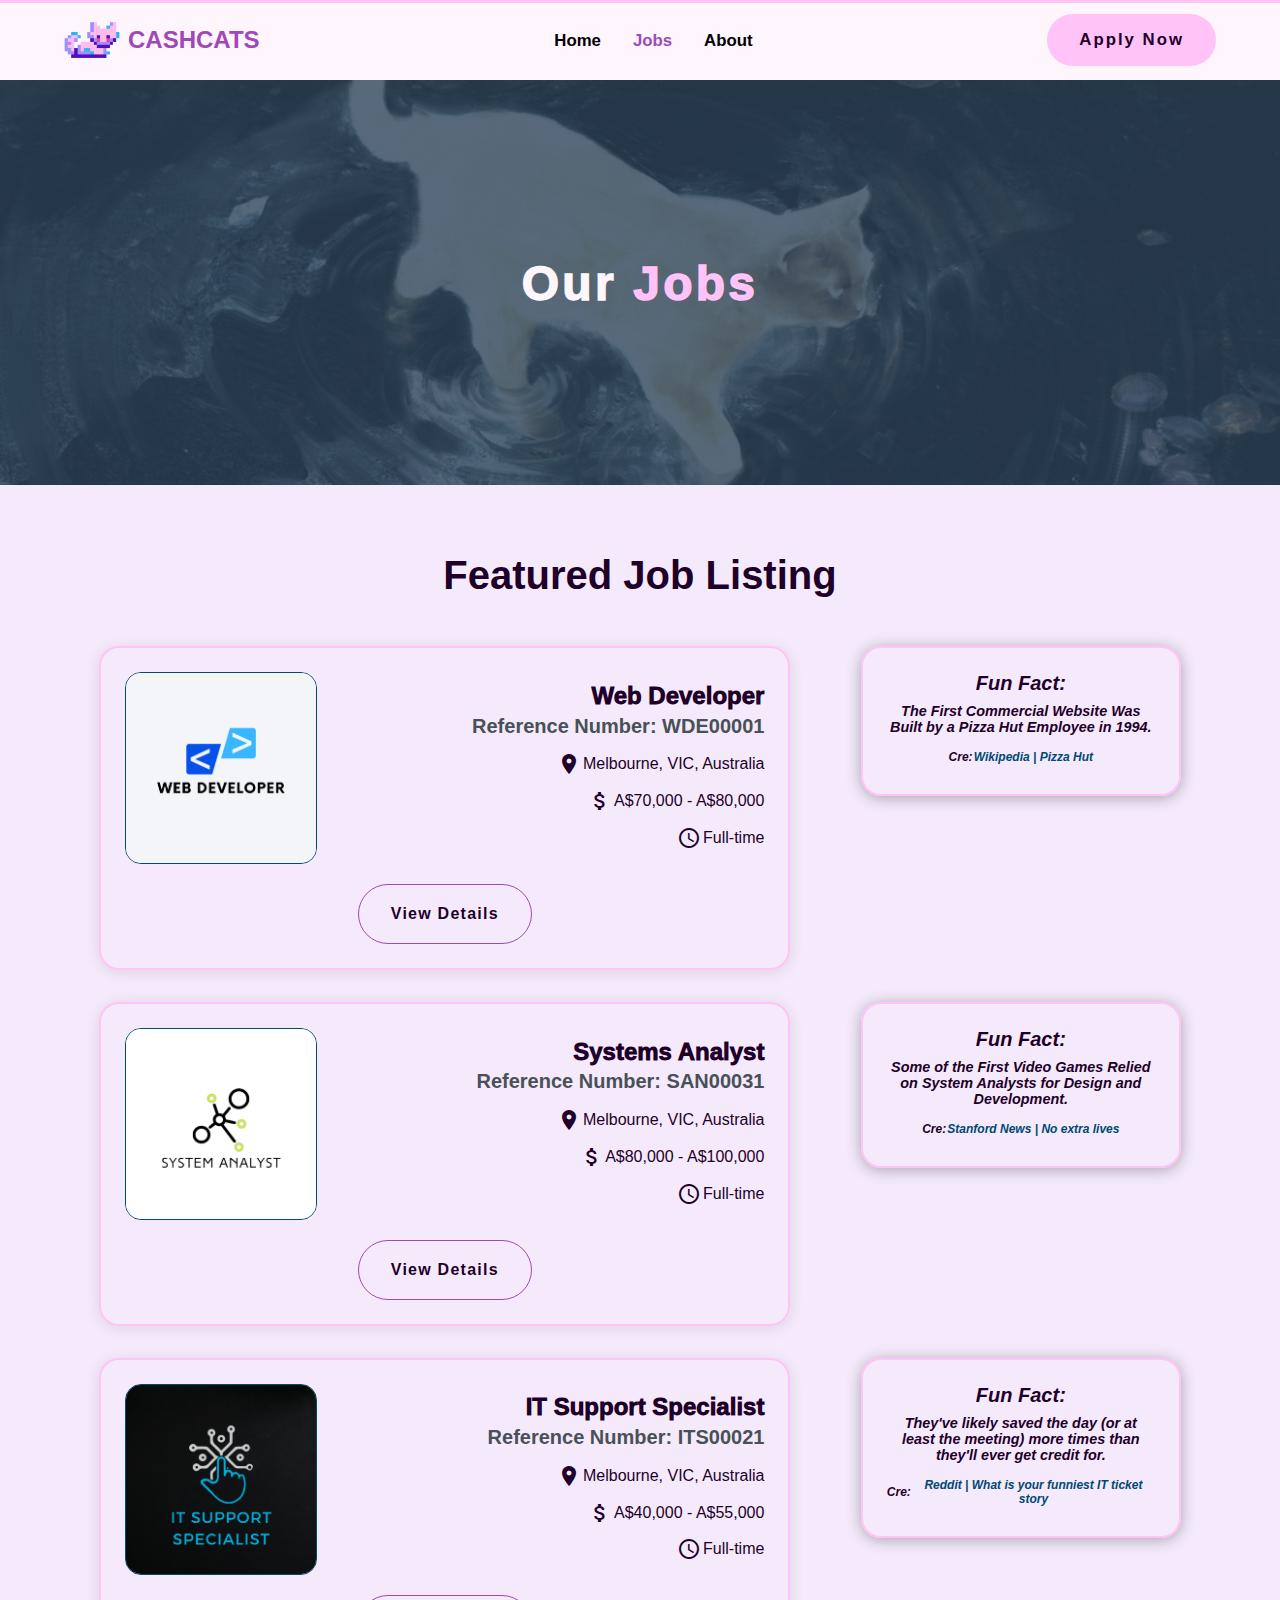
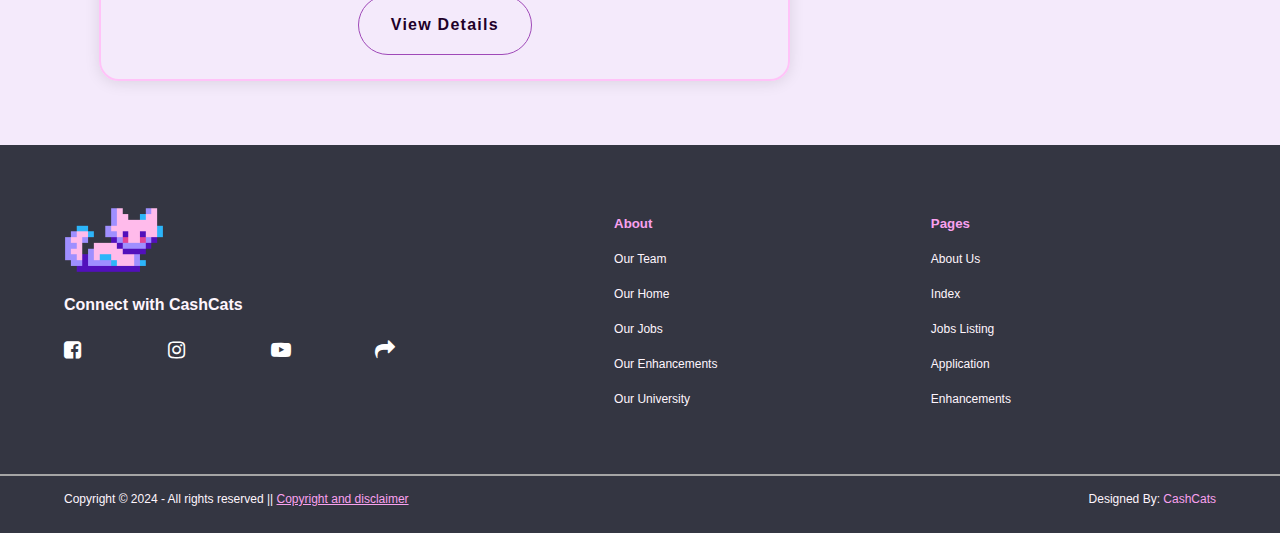
<file: jobs.html>
<!DOCTYPE html>
<html lang="en">
  <head>
    <meta charset="UTF-8" />
    <meta name="viewport" content="width=device-width, initial-scale=1.0" />
    <meta name="description" content="Job Listings Page" />
    <meta name="keyword" content="jobs, jobs listing">
    <meta name="author" content="Fletcher Scott" />
    <link rel="stylesheet" href="style.css" />
    <link rel="stylesheet" href="https://cdnjs.cloudflare.com/ajax/libs/font-awesome/4.7.0/css/font-awesome.min.css"/>
    <link href="https://fonts.googleapis.com/icon?family=Material+Icons" rel="stylesheet"/>
    <link rel="icon" type="image/png" href="images/web-icon.png" />
    <title>Job Listings</title>
  </head>
  <body>
<!-- NAV BAR -->
<header>
    <a href="index.html" class="logo"><img src="./images/PixelCat.png" alt="CashCats Logo">CashCats</a>
    
    <input type="checkbox" id="menu-bar">
    <label for="menu-bar" class="nav-icons">
        <i class="fa" id="menu-icon">&#xf0c9;</i>
        <i class="fa" id="close-icon">&#xf00d;</i>
    </label>
    
    <nav>
        <ul class="nav-list">
            <li><a href="index.html">Home</a></li>
            <li><a href="jobs.html" class="active">Jobs</a></li>
            <li><a href="about.html">About</a></li>
            <li><a href="enhancements.html">Enhancements</a></li>
            <li><a href="application.html" class="hidden">Apply Now</a></li>
        </ul>
    </nav>

    <a href="application.html" class="action-btn">Apply Now</a>
</header>

<!-- NOT HOME BANNER -->
<article class="main-banner">
    <img src="./images/cat-bg.png" alt="" id="banner-bg" />

    <section class="banner-overlay">
    <section class="caption">
        <h2>Our <em>Jobs</em></h2>
    </section>
    </section>
</article>

 <article class="job-container">
    <section class="job-header">
        <h1 class="text-center">Featured Job Listing</h1>
    </section>

    <!-- WEB DEVELOPER ROLE -->
    <article class="job-description">
        <article class="job-thumb">
            <section class="job-img">
                <img src="images/web-dev-logo.png" alt="Web Developer Logo">
            </section>
            
            <section class="middle">
                <h2>Web Developer</h2>
                <h4>Reference Number: WDE00001</h4>
                <p><i class="material-icons">location_on</i>Melbourne, VIC, Australia</p>
                <p><i class="material-icons">attach_money</i>A$70,000 - A$80,000</p>
                <p><i class="material-icons">access_time</i>Full-time</p>
            </section>
        </article>
        
        <input type="checkbox" id="toggle-details-web-dev" />
        <label class="view-button text-center" for="toggle-details-web-dev" alt="View Details button"></label>

        <article class="description-content">
            <p class="subtitle">
                Are you enthuastic about creating a smooth & seamless digital experiences? Join alongside the team at CashCats as a 
                driven and confident Web Developer, where your expertise will help redefine the standard for websites.
            </p>
            <section class="job-content">
                <h3>Description</h3>
                <p>
                    As a Web Developer you will be assigned the responsibility of handling the designing, coding, and modification of websites 
                    aiding to our clients requirements.
                </p> 
                <h3>Responsibility</h3>
                <ol>
                    <li>Planning and designing websites for clients.</li> 
                    <li>Prototyping and creating mockup websites to receive feedback on.</li>
                    <li>Ensuring and maintaining security of websites, seamless functionality and browser-friendly compatibility.</li>
                    <li>Testing and optimisation of website across devices and clients ensuring accessibility guidelines are met.</li>
                </ol>
                <h3>Essential Qualifications</h3>
                <ul>
                    <li>Bachelor's degree in Computer Science, Information Technology, or related field.
                    <li>2+ years of experience as a Web Developer.</li>
                    <li>Experience with responsive web design principles.</li>
                    <li>Ability to write clean, well-documented, and maintainable code.</li>
                </ul>
                <h3>Preferred Qualifications</h3>
                <ul>
                    <li>Experience with front-end frameworks (React, Angular).</li>
                    <li>Prior knowledge of back-end frameworks (Python, Node.js, PHP)</li>
                    <li>Experimentation with version control systems. (GIT)</li>
                </ul>
            </section>
            
            <section class="main-button">
                <a href="application.html">Apply Now</a>
            </section>
        </article>
    </article>

    <aside>
        <h2>Fun Fact:</h2>
        <p>The First Commercial Website Was Built by a Pizza Hut Employee in 1994.</p>
        <p>Cre: <a href="https://en.wikipedia.org/wiki/Pizza_Hut">Wikipedia | Pizza Hut</a></p>
    </aside>


    <!-- SYSTEM ANALYST ROLE -->
    <article class="job-description">
        <article class="job-thumb">
            <section class="job-img">
                <img src="images/sys-ana-logo.png" alt="System Analyst Logo">
            </section>
            
            <section class="middle">
                <h2>Systems Analyst</h2>
                <h4>Reference Number: SAN00031</h4>
                <p><i class="material-icons">location_on</i>Melbourne, VIC, Australia</p>
                <p><i class="material-icons">attach_money</i>A$80,000 - A$100,000</p>
                <p><i class="material-icons">access_time</i>Full-time</p>
            </section>
        </article>
        
        <input type="checkbox" id="toggle-details-sys-ana" />
        <label class="view-button text-center" for="toggle-details-sys-ana" alt="View Details button"></label>

        <article class="description-content">
            <p class="subtitle">
                Are you a passionate and innovative System Analyst open to embracing new approaches and maintaining 
                a strong focus on enhancing data analytics and designing new ways to manage and handle data.
            </p>
            <section class="job-content">
                <h3>Description</h3>
                <p>
                    Being a Systems Analyst will consist of conducting research into technology systems, examining current 
                    software and hardware setups, and developing creative ways to enhance the organization's technical 
                    infrastructure and procedures are all part of the job description of a systems analyst.
                </p> 
                <h3>Responsibility</h3>
                <ol>
                    <li>Evaluating and endorsing certain softwares & software tools.</li> 
                    <li>Collaborating with other software developers, software engineers and IT specialists to guarantee technology reliability</li>
                    <li>Implementing or selecting software packages to be used by the organisation.</li>
                </ol>
                <h3>Essential Qualifications</h3>
                    <ul>
                        <li>Bachelor's degree in Computer Science, IT or a related field with equivalent experience.</li>
                        <li>Master's degree in System Analytics or related field.</li>
                        <li>Ability to identify and dissect problems and present effective solutions.</li>
                    </ul>
                <h3>Preferred Qualifications</h3>
                <ul>
                    <li>Postgraduate work in business analytics or data analytics environment.</li>
                    <li>Familiarity with analytical software and data visualization tools.</li>
                </ul>
            </section>
            
            <section class="main-button">
                <a href="application.html">Apply Now</a>
            </section>
        </article>
    </article>

    <aside>
        <h2>Fun Fact:</h2>
        <p>Some of the First Video Games Relied on System Analysts for Design and Development.</p>
        <p>Cre: <a href="https://news.stanford.edu/2023/08/04/no-extra-lives-stanfords-role-quest-save-video-games/">Stanford News | No extra lives</a></p>
    </aside>

    <!-- IT SUPPORT SPECIALIST ROLE -->
    <article class="job-description">
        <article class="job-thumb">
            <section class="job-img">
                <img src="images/sup-spe-logo.png" alt="IT Support Specialist Logo">
            </section>
            
            <section class="middle">
                <h2>IT Support Specialist</h2>
                <h4>Reference Number: ITS00021</h4>
                <p><i class="material-icons">location_on</i>Melbourne, VIC, Australia</p>
                <p><i class="material-icons">attach_money</i>A$40,000 - A$55,000</p>
                <p><i class="material-icons">access_time</i>Full-time</p>
            </section>
        </article>
        
        <input type="checkbox" id="toggle-details-sup-spe" />
        <label class="view-button text-center" for="toggle-details-sup-spe" alt="View Details button"></label>

        <article class="description-content">
            <p class="subtitle">
                Are you a tech-savvy individual with a strong eye to provide seamless IT support for individuals 
                and keep their systems running smoothly across the globe?
            </p>
            <section class="job-content">
                <h3>Description</h3>
                <p>Being an IT Support Specialist will involve you providing technical support and assistance to customers and users,
                    troubleshooting issues provided to you and ensuring the effective functionality of computers, networks and systems. 
                    This position will requirements you to have solve issues handed at you, and provide efficient communication skills.
                </p> 
                <h3>Responsibility</h3>
                <ol>
                    <li>Providing technical support to customers, troubleshooting hardware, software, and network problems..</li> 
                    <li>Keeping up-to-date with the newest technological advancements and developments, recommending upgrades.</li>
                    <li>Respond to help-desk problems and effectively communicate/resolve technical issues.</li>
                </ol>
                <h3>Essential Qualifications</h3>
                <ul>
                    <li>Associate's degree in IT or equivalent experience in related field.</li>
                    <li>Excellent communication and interpersonal skills.</li>
                    <li>Fluent in the English language.</li>
                    <li>Ability to have an analytical and solution-oriented mindset, identify issues and think critically.</li>
                </ul>
                <h3>Preferred Qualifications</h3>
                <ul>
                    <li>Bachelor's degree in Information Technology or related field.</li>
                    <li>Prior experience in IT support or help-desk jobs.</li>
                    <li>A strong learning attitude and able to adapt to new situations/</li>
                </ul>
            </section>
            
            <section class="main-button">
                <a href="application.html">Apply Now</a>
            </section>
        </article>
    </article>

    
    <aside>
        <h2>Fun Fact:</h2>
        <p>They've likely saved the day (or at least the meeting) more times than they'll ever get credit for.</p>
        <p>Cre: <a href="https://www.reddit.com/r/sysadmin/comments/qcn4yu/what_is_your_funniest_it_ticket_story/">Reddit | What is your funniest IT ticket story</a></p>
    </aside>

 </article>

    <!-- Footer -->
    <footer>
        <article class="footer-container">
            <section class="foot-brand">
                <section class="foot-logo">
                    <img src="images/PixelCat.png" alt="CashCats">
                </section>
                <section class="foot-logo-content">
                    <p>Connect with CashCats</p>
                    <ul>
                        <li><a href="https://www.facebook.com/chippi1902"><i class="fa">&#xf082;</i></a></li>
                        <li><a href="https://www.instagram.com/anh.phann_/"><i class="fa">&#xf16d;</i></a></li>
                        <li><a href="https://www.youtube.com/channel/UCBStF1-Hno4O2bdqgv-Ym_Q"><i class="fa">&#xf16a;</i></a></li>
                        <li><a href="mailto:104522443@student.swin.edu.au"><i class="fa">&#xf064;</i></a></li>
                    </ul>
                </section>
            </section>
    
            <section class="foot-contact">
                <section class="foot-contact-content foot-hidden">
                    <h5><a href="#">About</a></h5>
                    <ul>
                        <li><a href="about.html">Our Team</a></li>
                        <li><a href="index.html">Our Home</a></li>
                        <li><a href="jobs.html">Our Jobs</a></li>
                        <li><a href="enhancement.html">Our Enhancements</a></li>
                        <li><a href="https://www.swinburne.edu.au/about/our-university/">Our University</a></li>
                    </ul>
                </section>
                <section class="foot-contact-content">
                    <h5><a href="#">Pages</a></h5>
                    <ul>
                        <li><a href="about.html">About Us</a></li>
                        <li><a href="index.html">Index</a></li>
                        <li><a href="jobs.html">Jobs Listing</a></li>
                        <li><a href="application.html">Application</a></li>
                        <li><a href="enhancement.html">Enhancements</a></li>
                    </ul>
                </section>
            </section>
    
        </article>
        <section class="final-footer">
            <span>Copyright © 2024 
                <span class="foot-hidden"> - All rights reserved || <a href="https://www.swinburne.edu.au/copyright-disclaimer/">Copyright and disclaimer</a></span>
            </span>
            <span>Designed By: <a href="mailto:102522443@student.swin.edu.au" class="mail">CashCats</a></span>
        </section>
    </footer>    
  </body>
</html>
</file>
<file: style.css>
/* 
filename: style.css
author: Anh Phan, Hoa Thai Phat, Fletcher Scott, Quinn Friend
created: 12/3/2024
last modified: 11/5/2024
description: css file
*/

/* ------------------------------------------------------------------ GLOBAL css ------------------------------------------------------------------ */
:root {
    --biatre: #43291F;
    --light-pinkpastel: #fef5fd;
    --light-pink: #F4EAFB;
    --normal-pink: #FFC3F8;
    --semi-pink: #f9a1ef;
    --dark-pink: #9F49B8;
    --black-pink: #1F0029;
    --semi-blue: #004971;
    --dark-gray: #495057;
}

*, *::before, *::after {
    box-sizing: border-box;
    margin: 0;
    padding: 0;
    border: 0;
    font-family: sans-serif;
    scroll-behavior: smooth;
    color: var(--black-pink);
}

a {
    text-decoration: none;
}

body {
    background-color: var(--light-pink);
    min-height: 100vh;
}


/* ------------------------------------------------------------------ SCROLL BAR ------------------------------------------------------------------ */
body::-webkit-scrollbar {
    width: 0.25rem;
}

body::-webkit-scrollbar-track {
    background: var(--black-pink);
}

body::-webkit-scrollbar-thumb {
    background: var(--semi-green);
}

ul, ol, li {
    list-style: none;
}

/* ------------------------------------------------------------------ NAV-BAR start ------------------------------------------------------------------ */
header {
    --height: 5rem;
    z-index: 100;
    height: var(--height);
    background: var(--light-pinkpastel);
    position: relative;
    padding: 0 5vw;
    max-width: 100vw;
    display: flex;
    justify-content: space-between;
}

header::before {
    content: "";
    background-color: var(--normal-pink);
    height: 0.2em;
    width: 100%;
    position: absolute;
    left: 0;
}

header img {
    height: 3.5rem;
    padding-right: .5rem;
    align-self: center;
}

header .logo {
    line-height: var(--height);
    max-height: var(--height);
    color: var(--dark-pink);
    font-size: 1.5rem;
    font-weight: 800;
    text-transform: uppercase;
    display: flex;
    align-self: center;
}

#menu-bar {
    display: none;
    height: var(--height);
}

.nav-icons {
    align-self: center;
    font-size: 1.5rem;
    position: absolute;
    color: var(--black-pink);
    right: 5vw;
    cursor: pointer;
    display: none;
}

.action-btn {
    letter-spacing: 2px;
    text-transform: capitalize;
    font-size: 1.05rem;
    font-weight: bold;
    background-color: var(--normal-pink);
    color: var(--black-pink);
    border-radius: 2em;
    cursor: pointer;
    padding: 1rem 2rem;
    align-self: center;
}

.action-btn:hover {
    background-color: var(--dark-pink);
    color: var(--light-pink);
    transition: .25s ease;
}

nav {
    height: var(--height);
    padding-top: 9px;
    margin: 0 auto;
    display: flex;
    align-items: center;
    justify-content: space-between;
}

.nav-list {
    display: flex;
    padding-left: 2.5vw;
    padding-right: 2.5vw;
    align-items: center;
    gap: 2rem;
}
    
nav li a:not(.action-btn) {
    display: flex;
    font-weight: bold;
    font-size: 1.05rem;
    color: #020005;
    line-height: 2rem;
    position: relative;
}

nav ul li a:not(.hidden):after {
    content: "";
    height: 0.175em;
    width: 100%;
    background: var(--normal-pink);
    position: absolute;
    left: 0;
    bottom: -5px;
    opacity: 0;
    transition: all 0.25s;
}

nav ul li a:hover::after {
    opacity: 1;
}

nav ul li a.active:hover::after {
    opacity: 0;
}
    
nav li a.active {
    color: var(--dark-pink);
}

.nav-list li:last-child:not(li ul li),
.nav-list li:nth-last-child(2):not(li ul li) {
    display: none;
}

/* Dropdown Styling */
.dropdown {
    position: relative;
}

.dropdown-menu {
    z-index: 1000;
    visibility: hidden;
    opacity: 0;
    display: none;
    position: absolute;
    top: 2.5rem;
    left: -3rem;
    background-color: var(--light-pinkpastel);
    transition: all ease-in-out 250ms;
}

.dropdown-item {
    padding: .75em 1.5em;
}

.dropdown:hover>.dropdown-menu,
.dropdown a:hover~.dropdown-menu {
    visibility: visible;
    opacity: 1;
    display: block;
}

.dropdown ul li a {
    white-space: nowrap;
}

/* ------------------------------------------------------------------ NAV-BAR end ------------------------------------------------------------------ */



/* ------------------------------------------------------------------ BANNER start ------------------------------------------------------------------ */
.main-banner {
    position: relative;
}

#bg-video {
    min-width: 100%;
    min-height: 75vh;
    max-width: 100%;
    max-height: 75vh;
    object-fit: cover;
    z-index: -1;
}

.video-overlay {
    position: absolute;
    background-color: rgba(45,67,89,0.8);
    top: -0;
    left: 0;
    width: 100%;
    height: 75vh;
}

.main-banner .caption {
    text-align: center;
    position: absolute;
    width: 100%;
    right: 50%;
    bottom: 50%;
    transform: translate(50%,50%);
} 
.main-banner .caption h2 {
    margin-top: 2rem;
    margin-bottom: 2rem;
    font-size: 3rem;
    text-transform: capitalize;
    font-weight: 1000;
    color: var(--light-pinkpastel);
    letter-spacing: 0.2rem;
}

.main-banner .caption h2 em {
    font-style: normal;
    color: var(--normal-pink);
    font-weight: 1000;
}

.main-button a {
    display: inline-block;
    font-size: 15px;
    padding: 1.25rem 2rem;
    background-color: var(--normal-pink);
    color: var(--biatre);
    text-align: center;
    font-weight: 545;
    text-transform: uppercase;
    transition: all .5s;
    letter-spacing: 0.25rem;
    border-radius: 2rem;
}
  
.main-button a:hover {
    background-color: var(--dark-pink);
    color: var(--light-pink);
}

.main-video {
    padding: 0 5vw;
}

.main-video .large-video {
    padding-bottom: 2em;
    margin-bottom: 3em;
    box-shadow: 0px 2px 15px rgba(0, 0, 0, 0.1);
    border-radius: 20px;
    display: flex;
    justify-content: center;
    flex-direction: column;
    align-items: center;
}
.main-video iframe {
    width: 80%;
    height: 55vh;
    border-radius: 0.5rem;
}

.main-video .video-title {
    padding-top: 1rem;
}

.main-video .video-title a {
    color: var(--dark-pink);
    font-size: 1.5rem;
    transition: .25s ease;
}

.main-video .video-title a:hover {
    color: var(--dark-gray);
}
/* ------------------------------------------------------------------ BANNER end ------------------------------------------------------------------ */


/* ------------------------------------------------------------------ NOT HOME BANNER start ------------------------------------------------------------------ */
#banner-bg {
    min-width: 100%;
    min-height: 45vh;
    max-width: 100%;
    max-height: 45vh;
    object-fit: cover;
    z-index: -1;
}

.banner-overlay {
    position: absolute;
    background-color: rgba(45,67,89,0.8);
    top: 0;
    left: 0;
    width: 100%;
    height: 45vh;
}
/* ------------------------------------------------------------------ NOT HOME BANNER end ------------------------------------------------------------------ */



/* ------------------------------------------------------------------ CONTENT start ------------------------------------------------------------------ */
.text-center {
    text-align: center;
}

.main-content {
    position: relative;
    padding-top: 2em;
    padding-bottom: 2em;
    margin-bottom: 3em;
}

.main-content .head-content {
    padding-bottom: 2em;
}

.main-content .head-content h2 {
    font-size: 2rem;
    font-weight: 700;
}

.main-content .head-content h2 em {
    font-style: normal;
    color: var(--dark-pink);
}

.main-content .content-box {
    display: grid;
    grid-template-rows: repeat(auto-fit, 1fr);
    grid-template-columns: repeat(4, 1fr);
    padding: 0 5vw;
    gap: 1em;
}

.main-content img {
    display: block;
    width: 5em;
    margin-left: auto;
    margin-right: auto;
    margin-bottom: 1.5em;
}

.main-content .content-box {
    align-items: center;
}

.main-content .content-box p {
    font-size: 1.25em;
    text-align: center;
    padding: .5em;
}
/* ------------------------------------------------------------------ CONTENT start ------------------------------------------------------------------ */



/* ------------------------------------------------------------------ FEATURE JOBS start ------------------------------------------------------------------ */
.jobs-section {
    position: relative;
    background-color: var(--normal-pink);
    padding: 2em 5vw;
}

.jobs-section .section-heading h2 {
    font-size: 2rem;
    font-weight: 700;
    color: var(--black-pink);
    padding-bottom: 1.25em;
}

.jobs-section .section-heading h2 em {
    font-style: normal;
    color: var(--dark-pink);
}

.jobs-section .section-content {
    display: grid;
    gap: 5vw;
    justify-content: space-between;
    grid-template-columns: repeat(auto-fit, minmax(250px, 1fr));
}

.jobs-section .section-content .jobs-demo {
    width: 100%;
    background-color: var(--semi-pink);
    border-radius: 5px;
    box-shadow: 0px 2px 15px rgba(0, 0, 0, 0.15);
    padding: 15px;
    margin-bottom: 30px;
}

.jobs-section .section-content img {
    width: 100%;
    border-radius: 5px;
}

.section-content span {
    display: inline-block;
    font-size: 18px;
    font-weight: 500;
    color: var(--biatre);
    letter-spacing: 0.5px;
    margin-top: 25px;
    margin-bottom: 18px;
}

.section-content h4 {
    font-size: 25px;
    font-weight: 700;
    color: var(--black-pink);
    letter-spacing: 0.5px;
    margin-bottom: 20px;
}

.section-content p {
    font-size: 20px;
    color: var(--black-pink);
    margin-bottom: 18px;
}

ul.social-icons li {
    margin-top: 10px;
    display: inline-block;
}

ul.social-icons li a {
    color: var(--semi-blue);
    font-size: 20px;
    transition: all .3s;
}
  
ul.social-icons li a:hover {
    color: red;
}
/* ------------------------------------------------------------------ FEATURE JOBS end ------------------------------------------------------------------ */


/* ------------------------------------------------------------------ COUNTRY START ------------------------------------------------------------------ */
.country-section {
    position: relative;
    padding: 2em 5vw;
    display: grid;
    gap: 3.5em;
    justify-content: space-between;
    grid-template-columns: repeat(auto-fit, minmax(250px, 1fr));
}

.country-section .country-heading {
    width: 100%;
}

.country-section .country-heading h2 {
    font-size: 25px;
    font-weight: 700;
    margin-bottom: 1em;
}

.country-section .country-heading h2 em {
    font-style: normal;
    color: var(--dark-pink);
}

.country-section .country-heading p {
    font-size: 16px;
    line-height: 22px;
    padding-bottom: 0.75em;
}

.country-section .country-content {
    margin-bottom: 20px;
}

.country-section a {
    color: var(--semi-blue);
    font-size: 16px;
    transition: all .15s;
}

.country-section a:hover {
    color: red;
}

.country-section .country-picture {
    width: 100%;
}

.country-picture img {
    width: 100%;
    border-radius: 1em;
}
/* COUNTRY end */



/* ------------------------------------------------------------------ JOBS.HTML PAGE  ------------------------------------------------------------------ */
.job-container {
    max-width: 100vw;
    position: relative;
    padding: 2em 5vw;
    display: flex;
    flex-wrap: wrap;
    justify-content: space-around;
}

.job-header {
    width: 100%;
    margin-top: 2rem;
    margin-bottom: 3rem;
}

.job-header h1 {
    font-size: 2.5rem;
    color: var(--black-pink);
}

.job-description {
    height: fit-content;
    overflow: hidden;
    display: flex;
    flex-direction: column;
    width: 60%;
    box-shadow: 0px 2px 15px rgba(0, 0, 0, 0.1);
    border-radius: 20px;
    padding: 1.5em;
    border: 2px solid var(--normal-pink);
    align-items: center;
    justify-content: space-between;
    margin-bottom: 2rem;
}

.job-description ul li {
    list-style: initial;
    margin-left: 1.5rem;
}
  
.job-description ol li {
    list-style: ordered;
    margin-left: 1.5rem;
}

.job-description img {
    border-radius: 2px;
    border: 1px solid var(--semi-blue);
}

.job-thumb {
    display: flex;
    justify-content: space-between;
    padding-bottom: 1em;
}

.job-img {
    height: 100%;
    width: 30%;
}

.job-img img {
    height: 100%;
    width: 100%;
    object-fit: cover;
    border-radius: 1em;
}

.middle {
    display: flex;
    flex-direction: column;
    align-items: end;
    justify-content: center;
    gap: .3em !important;
}

.middle h2, h4, p {
    width: fit-content;
    font-size: 1rem;
    display: flex;
    align-items: center;
    gap: .1em;
    color: var(--black-pink);
}

.middle h2 {
    font-size: 1.5rem;
    font-weight: 1000;
}

.middle h4 {
    font-size: 1.25rem;
    font-weight: 700;
    color: var(--dark-gray);
    padding-bottom: .5em;
}

aside {
    float: right;
    height: fit-content;
    width: 25vw;
    box-shadow: 0px 2px 15px rgba(0, 0, 0, 0.3);
    border-radius: 20px;
    padding: 1.5em;
    border: 2px solid var(--normal-pink);
    align-items: center;
    font-style: italic;
    display: flex;
    flex-direction: column;
    color: var(--black-pink);
}

aside h2 {
    font-size: 1.25rem;
    font-weight: 800;
    text-align: center;
}

aside p {
    padding-top: .5rem;
    font-size: .9rem;
    font-weight: 550;
    text-align: center;
}

aside a {
    color: var(--semi-blue);
    transition: .25s ease;
}

aside a:hover {
    color: var(--dark-pink);
}

aside p:nth-child(3) {
    font-size: .75rem;
}

.view-button {
    font-size: 1rem;
    font-weight: 700;
    padding: 1.25rem 2rem;
    letter-spacing: 1.25px;
    border-radius: 50px;
    border: 1px solid var(--dark-pink);
    background-color: transparent;
    color: var(--black-pink);
    cursor: pointer;
    transition: .25s ease;
}

.view-button:hover {
    background-color: var(--semi-pink);
}

.description-content .main-button {
    margin-top: 1em;
    display: flex;
    justify-content: center;
}

.description-content .subtitle {
    margin: 1rem 0;
    font-size: 1.05rem;
}

.description-content .job-content {
    font-size: 1rem;
}

.description-content h3, li, p {
    padding-bottom: .5em;
}

.job-description input[type="checkbox"] {
    display: none;
}

.job-description input[type="checkbox"]:checked ~ .description-content {
    display: block;
}

.job-description .description-content {
    display: none;
    transition: .5s ease;
}

.job-description input[type="checkbox"]:checked ~ .view-button::after {
    content: "Close Details";
}

.view-button::after {
    content: "View Details";
}
/* ------------------------------------------------------------------ JOBS.HTML END ------------------------------------------------------------------ */


/* ------------------------------------------------------------------ ABOUT US start ------------------------------------------------------------------ */
.team-des {
    padding: 5vh 5vw;
    display: flex;
    flex-direction: column;
    align-items: center;
}

.team-des h1 {
    width: 100%;
    font-size: 2rem;
    padding-bottom: 2rem;
    color: var(--black-pink);
}

.team-des p {
    padding-bottom: 1em;
}

.about-list {
    font-size: 1rem;
    border: 2px solid var(--semi-pink);
    border-radius: 1rem;
    background-color: var(--normal-pink);
    padding: 1.5rem;
    letter-spacing: .05rem;
    line-height: 2rem;
}

.about-list dl {
    display: flex;
    justify-content: space-evenly;
}

.about-list dl section {
    display: flex;
    gap: .3em;
}

.about-list dt {
    font-weight: bold;
    color: var(--black-pink);
}

.team-picture {
    width: 70%;
    display: flex;
    justify-content: center;
}

.team-picture img {
    width: 100%;
    border-radius: 1em;
}

.photo-case {
    width: 100%;
    display: grid;
    gap: 3rem;
    grid-template-columns: repeat(auto-fit, minmax(15rem, 1fr));
    place-items: center;
}
.photo {
    height: 55vh;
    width: 100%;
    position: relative;
    display: flex;
    flex-direction: column;
    justify-content: flex-end;
    overflow: hidden;
    background-size: cover;
    background-repeat: no-repeat;
    border: 0.2rem solid var(--normal-pink);
    border-radius: 1rem;
    transition: transform 500ms ease;
}

.photo:hover {
    transform: scale(1.05);
}

.photo:hover .photo-card {
    transform: translateY(0);
}

.photo-card {
    padding: 1.5rem;
    background: linear-gradient(
        hsl(0 0% 0% / 0),
         hsl(0 0% 0% / 0.3) 10%,
          hsl(0 0% 0% / 1)
    );
    transform: translateY(85%);
    transition: transform 500ms ease;
}

h2.photo-title {
    font-weight: 1.5rem;
    color: var(--light-pink);
    padding-bottom: 2rem;
}

p.photo-des {
    color: var(--light-pinkpastel);
    font-size: 1.25rem;
}

.photo:nth-child(1) {
    background-image: url(images/ab_AnhPhan.png);
}

.photo:nth-child(2) {
    background-image: url(images/ab_ThaiPhat.png);
}

.photo:nth-child(3) {
    background-image: url(images/ab_FletcherScott.png);
}

.photo:nth-child(4) {
    background-image: url(images/ab_QuinnFriend.png);
}

.team-schedule {
    overflow-x: auto;
    margin-bottom: 2.5rem;
}

.team-schedule table, th, td {
    border: 1px solid var(--black-pink);
    padding: 0.75rem 1rem;
}

.team-schedule thead {
    background-color: var(--normal-pink);
    color: var(--biatre);
}

.team-schedule table {
    max-width: 100vw;
    width: 100%;
    margin: 0 auto;
    border-collapse: collapse;
}

.team-schedule table .tb-con {
    background-color: var(--light-pinkpastel);
}

.about_wrapper {
    padding: 5vh 5vw;
    display: flex;
    gap: 2em;
    align-items: center;
    line-height: 2rem;
}

.about_wrapper img {
    border-radius: 50%;
    max-width: 40%;
    height: auto;
}

.about_wrapper dl {
    display: flex;
    flex-direction: column;
    gap: .5em;
}

.about_wrapper dt {
    font-size: 1.5rem;
    font-weight: 1000;
}

.about_wrapper dd {
    font-size: 1.25rem;
    font-weight: 700;
}

.about_text p {
    display: block;
}

.about_wrapper a {
    color: var(--semi-blue);
    transition: .25s ease;
}

.about_wrapper a:hover {
    color: red;
}

.right {
    flex-direction: row-reverse;
}
/* ------------------------------------------------------------------ ABOUT US end ------------------------------------------------------------------ */



/* ------------------------------------------------------------------ APPLICATION start ------------------------------------------------------------------ */
.apply-form {
    margin: 5vh 10vw;
    padding: 3vh 2vw;
    display: grid;
    gap: 1rem;
    grid-template-columns: repeat(auto-fit, minmax(100%, 1fr ));
    place-items: center;
    background: #e5daff;
    border-radius: 1em;
}

.form-group {
    height: 5vh;
    width: 100%;
    border: none;
    display: flex;
    align-items: center;
}

.form-group:nth-last-child(2) {
    height: fit-content;
}

.fixed {
    width: 70%;
    display: flex;
    justify-content: space-around;
}

.fixed input {
    width: 21px !important;
    height: 21px !important;
    vertical-align: middle;
    margin-right: 10px;
    margin-bottom: 5px;
}

.form-group label {
    width: 30%;
    font-size: 1rem;
    font-weight: bold;
}

.form-group h2 {
    font-size: 1rem;
    width: 30%;
}

.form-group .grid-container {
    width: 70%;
    display: grid;
    gap: 2rem;
    grid-template-columns: repeat(auto-fit, minmax(15%, 1fr));
}

.form-group .grid-body {
    display: inline-flex;
    gap: .5em;
    width: 60%;
    justify-content: center;
}

#dob,
.form-group input,
.form-group select,
.form-group textarea {
    flex: 1;
    width: 70%;
    padding: 10px;
    border: 1px solid #a8c6d8;
    border-radius: 5px;
    background-color: #c9abf9;
    transition: all 0.5s;
}

input:hover {
    transform: scale(1.05);
}

.form-group textarea {
    resize: vertical;
}

.apply-button {
    width: 100%;
    padding-top: 3rem;
    display: grid;
    gap: 2rem;
    grid-template-columns: 1fr 1fr;
}

.btn {
    background-color: var(--dark-pink);
    color: white;
    font-size: 1rem;
    font-weight: bolder;
    padding: 0.75rem 1.25rem;
    border: none;
    border-radius: 5px;
    cursor: pointer;
}

.btn:nth-child(1) {
    background: var(--light-pinkpastel);
    color: var(--dark-gray);
    transition: 0.2s ease;
    transform: scale(1.05);
}

.btn:nth-child(1):hover {
    background: var(--normal-pink);
}

.btn:hover {
    background-color: var(--semi-blue);
    transition: 0.2s ease;
    transform: scale(1.05);
}
/* ------------------------------------------------------------------ APPLICATION end ------------------------------------------------------------------ */


/* ------------------------------------------------------------------ ENHANCEMENT start ------------------------------------------------------------------ */
.en-container {
    padding: 5vh 5vw;
    display: grid;
    grid-template-columns: 1fr;
    gap: 2em;
}

.en-bg {
    background-color: var(--light-pinkpastel);
}

.en-bg:nth-child(1) {
    background-color: var(--normal-pink);
}

.en-title h2 {
    font-size: 2rem;
    color: var(--black-pink);
    padding-bottom: 1rem;
}

.en-title a {
    font-size: 1.3rem;
    color: var(--semi-blue);
    transition: .25s ease;
}

.en-title a:hover {
    color: rgb(255, 62, 233);
}

.en-vis {
    display: flex;
    flex-direction: column;
}

.en-vis p {
    font-size: 1.25rem;
    line-height: 2rem;
    padding: .5em 0;
}

.en-vis-img {
    display: flex;
    justify-content: space-evenly;
    width: 100%;
}

.en-vis-img img {
    width: 45%;
}

.en-container .photo-case {
    padding: 0;
}

.en-container .photo {
    display: grid;
    grid-template-columns: repeat(auto-fit, minmax(250px, 1fr));
}

#en-vis1-1 {
    background-image: url(images/en-vis1-1.png) !important;
}

#en-vis1-2 {
    background-image: url(images/en-vis1-2.png) !important;
}

.en-container .job-description {
    justify-self: center;
}


/* ------------------------------------------------------------------ FOOTER start ------------------------------------------------------------------ */
footer {
    background:#343642;
    position: relative;
}

.footer-container {
    padding: 5vh 5vw;
    max-width: 100vw;
    display: flex;
}

.foot-brand {
    width: 45%;
}

.foot-logo img {
    width: 100px;
}

.foot-logo-content p {
    color: var(--light-pinkpastel);
    font-size: 16px;
    font-weight: bold;
    line-height: 1.375rem;
    margin-bottom: 1rem;
}

.foot-logo-content ul {
    list-style: none;
    display: flex;
    align-items: center;
    justify-content: flex-start;
}

.foot-logo-content li {
    width: 20%;
    transition: .5s;
}

.foot-logo-content i {
    font-size: 20px;
    color: white;
    transition: .25s;
}

.foot-logo-content i:hover {
    color: gray;
}

.foot-contact {
    width: 55%;
    display: flex;
}

.foot-contact-content {
    width: 50%;
    padding-top: 3%;
    padding-left: 5%;
}

.foot-contact ul {
    padding: 0;
}

.foot-contact ul li {
    list-style: none;
    color: var(--light-pink);
    line-height: 25px;
}

.foot-contact a {
    color: var(--semi-pink);
    transition: .25s;
}

.foot-contact a:hover {
    color: var(--semi-blue);
}

.foot-contact h5 {
    line-height: 30px;
    margin-bottom: 2%;
}

.foot-contact li a {
    color: var(--light-pinkpastel);
    font-size: 12px;
    font-weight: lighter;
    position: relative;
}

.foot-contact li a::after {
    content: "";
    width: 100%;
    height: 2px;
    background: var(--light-pinkpastel);
    left: 0;
    bottom: -4px;
    transition: all .25s;
    position: absolute;
    opacity: 0;
}

.foot-contact li a:hover, .foot-contact li a:hover::after {
    color: var(--light-pinkpastel);
    opacity: 1;
}

.final-footer {
    padding: 3vh 5vw;
    display: flex;
    justify-content: space-between;
    position: relative;
}

.final-footer::before {
    content: "";
    height: 2px;
    left: 0;
    width: 100%;
    background: #a5a5a5;
    position: absolute;
    top: 1vh;
}

.final-footer span {
    font-size: 12px;
    color: var(--light-pinkpastel);
}

.final-footer span a {
    color: var(--semi-pink);
    text-decoration: underline;
    transition: .25s;
}

.final-footer span a:hover {
    text-decoration: none;
}

.final-footer a.mail {
    text-decoration: none !important;
    transition: .25s;
}

.final-footer a.mail:hover {
    color: var(--semi-blue);
}
footer p:last-child {
    float: right;
    text-align: right;
}
/* ------------------------------------------------------------------ FOOTER end ------------------------------------------------------------------ */


/* RESPONSIVE HOME PAGE start */
.hidden {
    display: none !important;
}

@media (max-width: 1021px) {
    header img {
        height: calc(0.8 * var(--height));
        padding-right: .5rem;
        display: flex;
        align-items: center;
    }

    header .logo {
        font-size: calc(0.3 * var(--height));
    }

    .nav-icons {
        display: inline-flex;
    }

    #menu-bar:checked~.nav-icons #menu-icon {
        display: none;
    }

    .nav-icons #close-icon,
    .action-btn {
        display: none;
    }

    #menu-bar:checked~.nav-icons #close-icon {
        display: block;
    }

    nav {
        position: absolute;
        top: 100%;
        left: 0;
        width: 100%;
        height: 0;
        overflow: hidden;
        background-color: rgba(0, 0, 0, 0.15);
        backdrop-filter: blur(15px);
        box-shadow: 0 .5rem 1rem rgba(0, 0, 0, 0.1);
        display: block;
        z-index: 99;
        transition: .5s ease;
    }

    .nav-list li {
        font-size: 1.1rem;
        text-align: center;
        display: flex;
        justify-content: center;
        padding: 0.7rem;
    }

    nav .nav-list {
        display: block;
        transition: .5s ease;
    }

    nav li a {
        color: var(--light-pinkpastel) !important;
    }
    
    nav li a.active {
        color: rgb(253, 192, 255) !important;
    }

    .hidden {
        display: initial !important;
        letter-spacing: 2px;
        text-transform: capitalize;
        font-size: 1.05rem;
        font-weight: bold;
        background-color: #d4bbff;
        color: #020005;
        border-radius: 2em;
        cursor: pointer;
        padding: .5rem 2rem;
        align-self: center;
    }

    .hidden:hover {
        background-color: #b9a5e2;
        color: var(--light-biatre);
        transition: .25s ease;
    }

    #menu-bar:checked~nav {
        height: fit-content;
    }
    
    .main-content .head-content {
        padding-top: 3vh;
    }

    .main-content .content-box {
        grid-template-columns: repeat(2, 1fr) !important;
        padding: 0 5vw;
        gap: 1em;
    }


/* RESPONSIVE JOBS PAGE */
    .job-thumb {
        display: block;
    }

    .job-img {
        width: 100%;
    }

    .job-thumb .middle {
        padding-top: 1em;
        align-items: flex-start;
    }
}

@media (max-width: 545px) {
    aside h2 {
        font-size: 1rem;
    }

    aside p {
        font-size: .8rem;
        line-height: 1rem;
    }
}

@media (max-width: 400px) {
    aside p {
        font-size: .6rem;
    }
}


/* RESPONSIVE FOOTER */
@media (max-width: 618px) {
    .foot-hidden {
        display: none;
    }

    .foot-contact {
        position: relative;
    }

    .foot-contact-content {
        padding-top: 1em !important;
        width: fit-content !important;
        position: absolute;
        right: 0;
    }
}


/* RESPONSIVE ABOUT US */
@media (max-width: 768px) {
    .team-des dl {
        display: grid;
        grid-template-columns: repeat(auto-fit, minmax(150px, 1fr));
    }

    .team-des .team-picture {
        width: 100%;
    }

    .about_wrapper {
        flex-direction: column;
    }

    .about_wrapper img {
        max-width: 65%;
    }

    .team-schedule table, th, td{
        padding: 0.25rem 0.5rem;
        font-size: .6rem;
    }
}

@media (max-width: 426px) {
    .team-schedule table, th, td{
        padding: 0.25rem 0.5rem;
        font-size: .4rem;
    }
}


/* RESPONSIVE APPlICATION */
@media (max-width: 520px) {
    .form-group .grid-container .grid-body {
        font-size: .75rem;
    }
}

@media (max-width: 750px) {
    .form-group {
        display: block;
    }

    .form-group label,
    .form-group input:not(input[type="checkbox"]),
    .form-group select,
    .form-group textarea {
        text-align: center;
        display: block;
        width: 100% !important;
    }

    .form-group .grid-container {
        padding-top: .2em;
        width: 100%;
        display: flex;
        justify-content: space-evenly;
        align-items: center;
    }

    .form-group label.grid-body {
        width: 20% !important;
    }

    .fixed {
        width: 100%;
    }
}


/* REPSONSIVE ENHANCEMNT start */
@media (max-width: 530px) {
    .main-banner .caption h2 {
        font-size: 2rem;
    }

    .en-container .job-description {
        width: 100%;
    }
}

@media (max-width: 375px) {
    .main-banner .caption h2 {
        font-size: 1.75rem;
    }
}


/* ------------------------------------------------------------------ CONFIRMATION ------------------------------------------------------------------ */
.php-success {
    padding: 5vh 5vw;
    display: block;
    margin-left: auto;
    margin-right: auto;
}

.php-success .success-msg {
    display: flex;
    flex-direction: column;
    gap: 1.5em;
}

.php-success img {
    display: block;
    margin-left: auto;
    margin-right: auto;
}

.fixed-radio {
    display: flex;
    align-items: center;
}

.fixed-radio input[type="radio"] {
    width: 1.25rem !important;
    height: 1.25rem !important;
}
</file>
